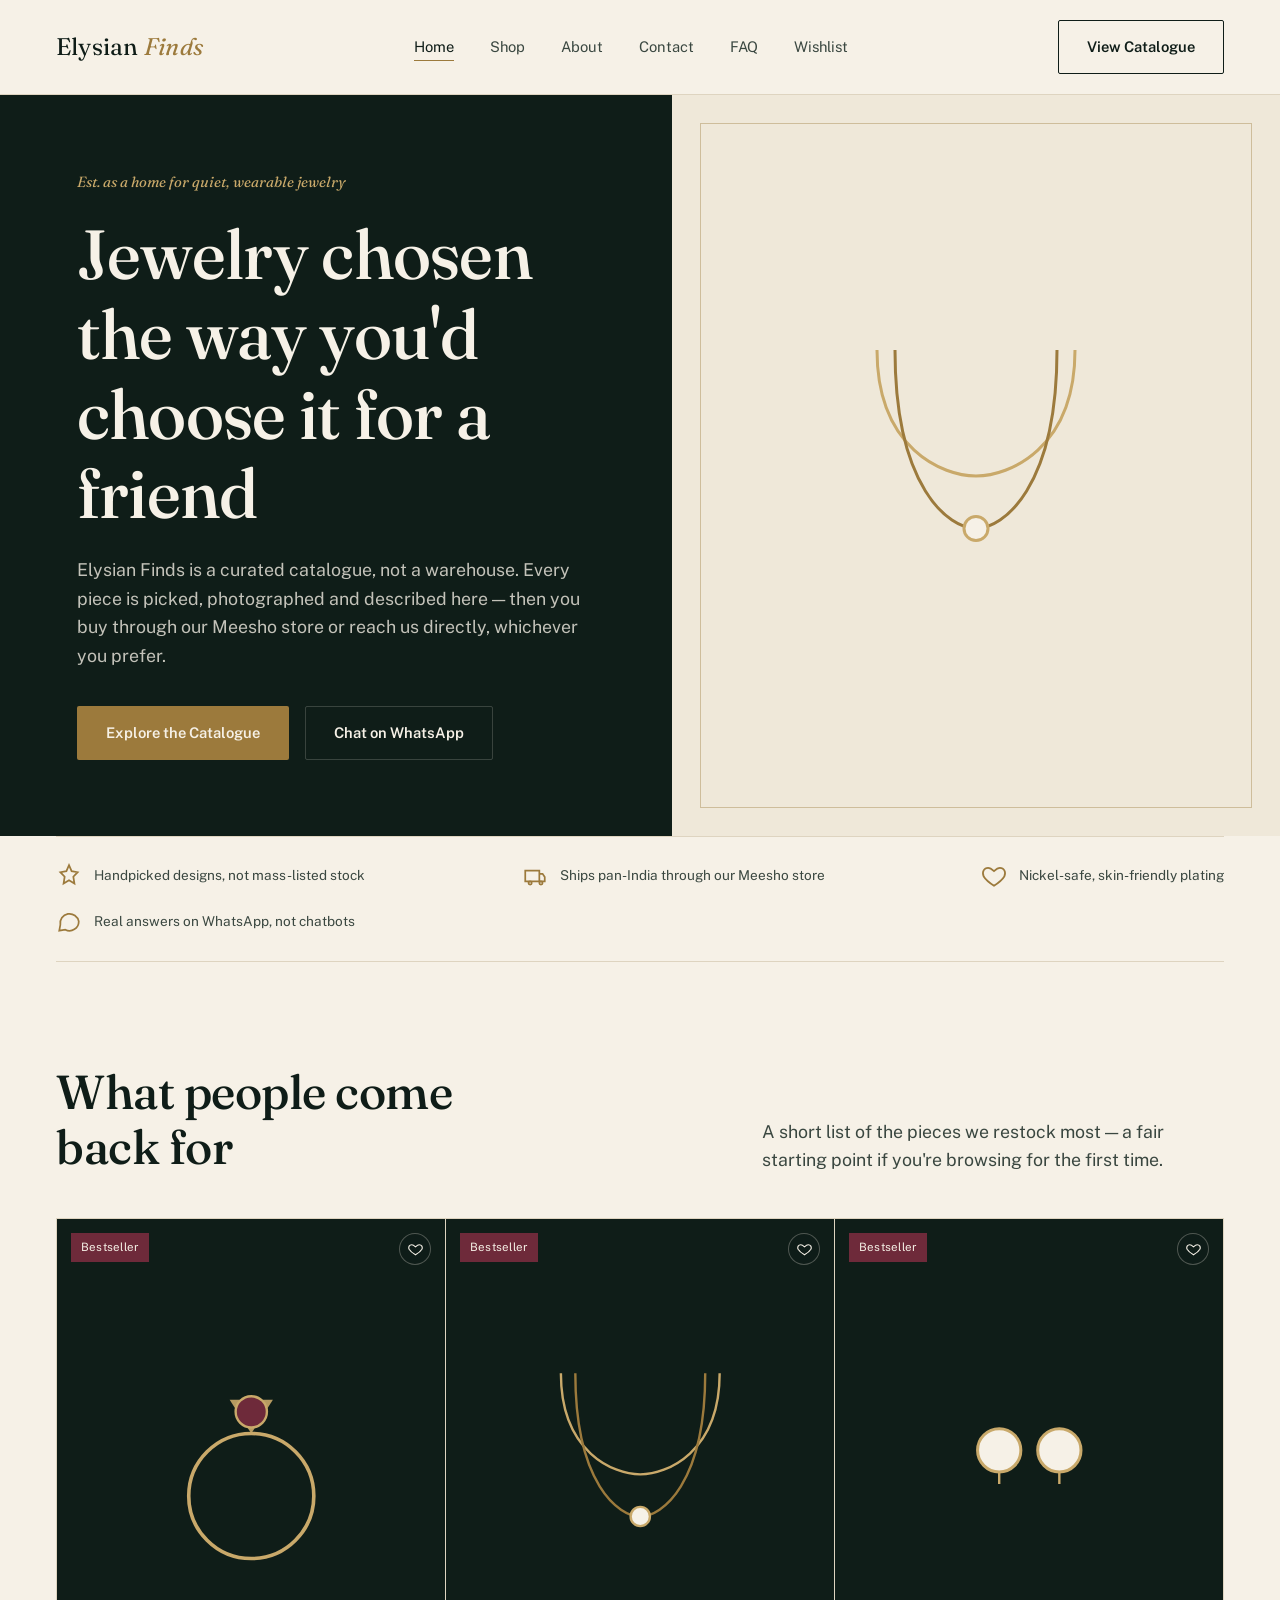
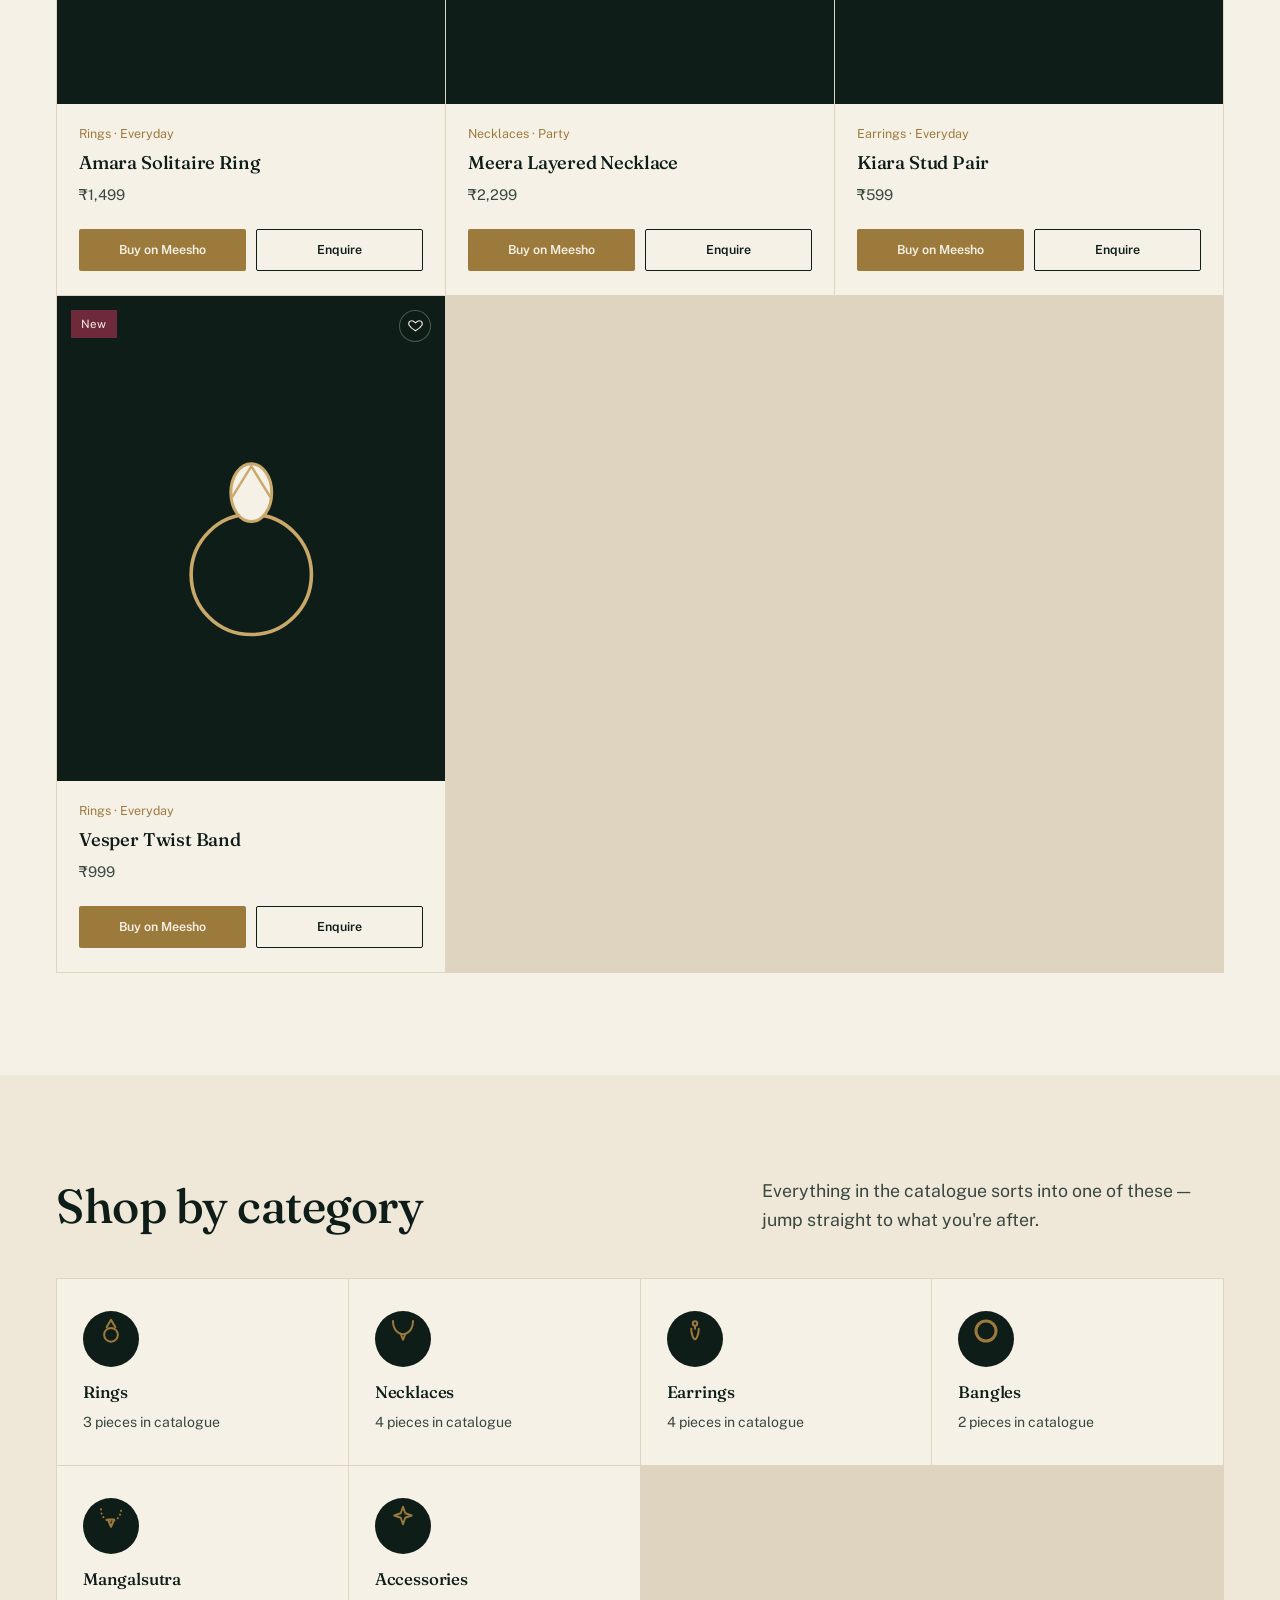
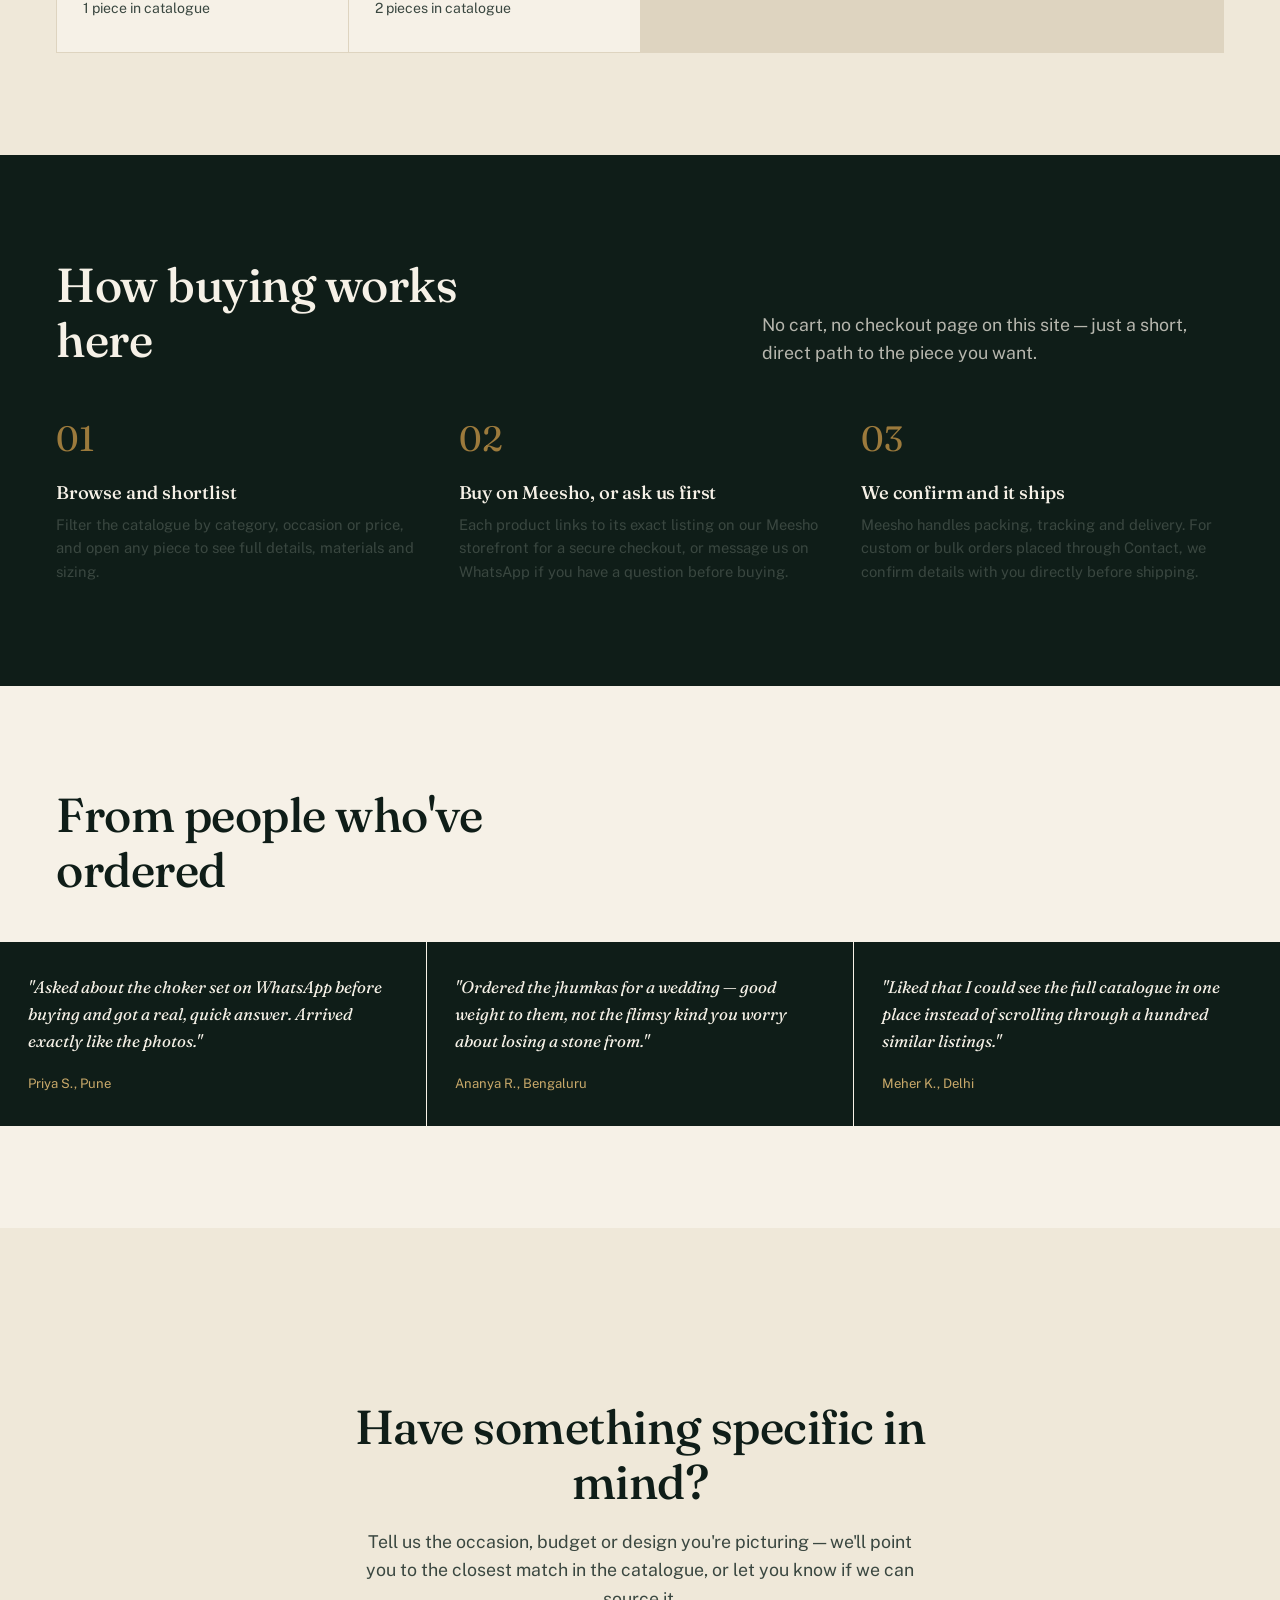
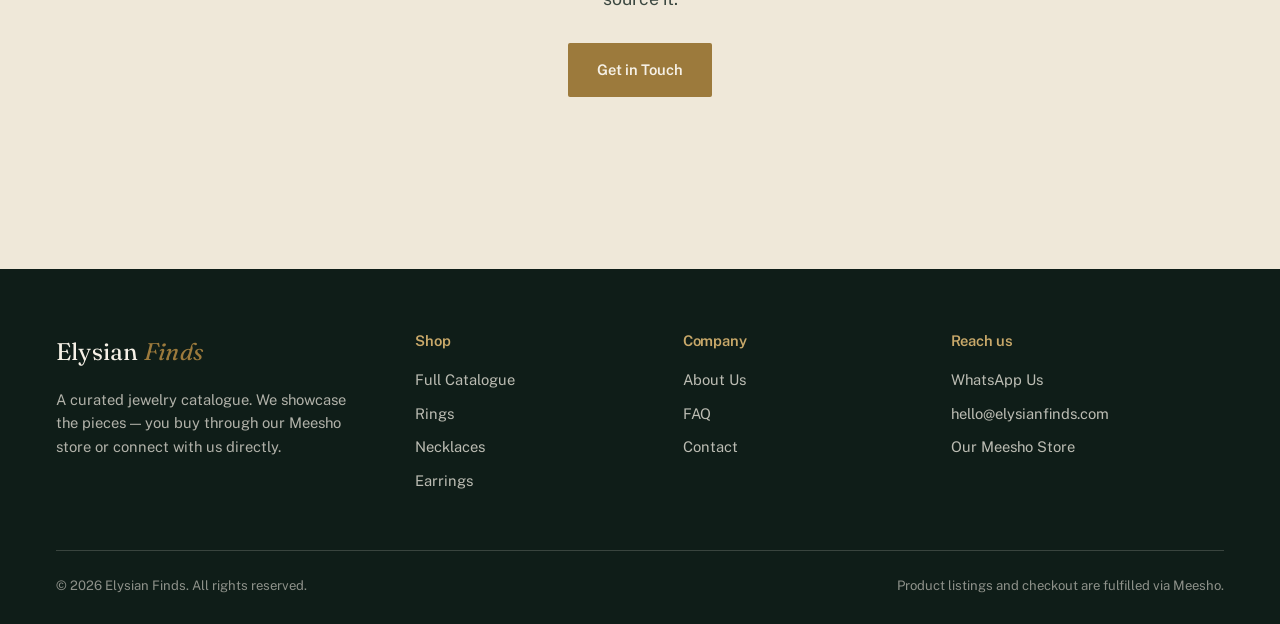
<file: index.html>
<!DOCTYPE html>
<html lang="en">
<head>
<meta charset="UTF-8">
<meta name="viewport" content="width=device-width, initial-scale=1.0">
<meta name="theme-color" content="#0F1D18">
<title>Elysian Finds — Handpicked Jewelry Catalogue</title>
<meta name="description" content="Elysian Finds is a curated jewelry catalogue. Browse rings, necklaces, earrings and bangles, then buy on Meesho or enquire directly.">
<link rel="stylesheet" href="css/style.css">
</head>
<body>
<div class="page-loader" id="page-loader">
  <div class="page-loader-inner">
    <svg class="page-loader-mark" viewBox="0 0 100 100" xmlns="http://www.w3.org/2000/svg">
      <path d="M35 25 L65 25 L85 42 L50 90 L15 42 Z M15 42 L85 42 M35 25 L50 90 M65 25 L50 90"/>
    </svg>
    <p class="page-loader-word">Elysian <em>Finds</em></p>
    <div class="page-loader-bar"></div>
  </div>
</div>


<header class="site-header">
  <nav class="nav">
    <a href="index.html" class="logo">Elysian <em>Finds</em></a>
    <ul class="nav-links">
      <li><a href="index.html" class="active">Home</a></li>
      <li><a href="catalogue.html">Shop</a></li>
      <li><a href="about.html">About</a></li>
      <li><a href="contact.html">Contact</a></li>
      <li><a href="faq.html">FAQ</a></li>
      <li><a href="wishlist.html" class="wish-nav-link">Wishlist<span class="wishlist-badge" style="display:none;">0</span></a></li>
    </ul>
    <div class="nav-cta">
      <a href="catalogue.html" class="btn btn-outline">View Catalogue</a>
      <button class="nav-toggle" aria-label="Toggle menu" aria-expanded="false"><span></span></button>
    </div>
  </nav>
</header>

<main>

  <!-- HERO -->
  <section class="hero">
    <div class="hero-copy">
      <p class="hero-kicker">Est. as a home for quiet, wearable jewelry</p>
      <h1>Jewelry chosen the way you'd choose it for a friend</h1>
      <p class="lead">Elysian Finds is a curated catalogue, not a warehouse. Every piece is picked, photographed and described here — then you buy through our Meesho store or reach us directly, whichever you prefer.</p>
      <div class="hero-actions">
        <a href="catalogue.html" class="btn btn-gold">Explore the Catalogue</a>
        <a href="#" id="hero-whatsapp" class="btn btn-outline-light">Chat on WhatsApp</a>
      </div>
    </div>
    <div class="hero-art">
      <div class="hero-frame"></div>
      <div id="hero-icon"></div>
    </div>
  </section>

  <!-- TRUST STRIP -->
  <div class="container">
    <div class="trust-strip">
      <div class="trust-item">
        <svg viewBox="0 0 24 24" fill="none" stroke="currentColor" stroke-width="1.6"><path d="M12 2l2.4 5.5L20 8.5l-4 4.2L17 19l-5-3-5 3 1-6.3-4-4.2 5.6-1z"/></svg>
        Handpicked designs, not mass-listed stock
      </div>
      <div class="trust-item">
        <svg viewBox="0 0 24 24" fill="none" stroke="currentColor" stroke-width="1.6"><path d="M3 7h13v10H3zM16 10h3l2 3v4h-5z"/><circle cx="7.5" cy="18.5" r="1.5"/><circle cx="17.5" cy="18.5" r="1.5"/></svg>
        Ships pan-India through our Meesho store
      </div>
      <div class="trust-item">
        <svg viewBox="0 0 24 24" fill="none" stroke="currentColor" stroke-width="1.6"><path d="M12 21s-7-4.35-9.5-8.5C.5 8 3 4.5 6.5 4.5c2 0 3.3 1 5.5 3 2.2-2 3.5-3 5.5-3C21 4.5 23.5 8 21.5 12.5 19 16.65 12 21 12 21z"/></svg>
        Nickel-safe, skin-friendly plating
      </div>
      <div class="trust-item">
        <svg viewBox="0 0 24 24" fill="none" stroke="currentColor" stroke-width="1.6"><path d="M21 11.5a8.5 8.5 0 01-12.4 7.6L3 20l1-5.4A8.5 8.5 0 1121 11.5z"/></svg>
        Real answers on WhatsApp, not chatbots
      </div>
    </div>
  </div>

  <!-- FEATURED -->
  <section class="section">
    <div class="container">
      <div class="section-head">
        <h2>What people come back for</h2>
        <p class="desc">A short list of the pieces we restock most — a fair starting point if you're browsing for the first time.</p>
      </div>
      <div class="grid" id="featured-grid"></div>
    </div>
  </section>

  <!-- RECENTLY VIEWED (only shows once the visitor has viewed a product) -->
  <section class="section recently-viewed" id="recently-viewed-section">
    <div class="container">
      <div class="section-head">
        <h2>Pick up where you left off</h2>
        <p class="desc">Pieces you looked at recently.</p>
      </div>
      <div class="grid" id="recently-viewed-grid"></div>
    </div>
  </section>

  <!-- CATEGORIES -->
  <section class="section section-dim">
    <div class="container">
      <div class="section-head">
        <h2>Shop by category</h2>
        <p class="desc">Everything in the catalogue sorts into one of these — jump straight to what you're after.</p>
      </div>
      <div class="values" id="category-tiles"></div>
    </div>
  </section>

  <!-- HOW TO ORDER -->
  <section class="section section-ink">
    <div class="container">
      <div class="section-head">
        <h2>How buying works here</h2>
        <p class="desc">No cart, no checkout page on this site — just a short, direct path to the piece you want.</p>
      </div>
      <div class="steps">
        <div class="step">
          <div class="step-num">01</div>
          <h3>Browse and shortlist</h3>
          <p>Filter the catalogue by category, occasion or price, and open any piece to see full details, materials and sizing.</p>
        </div>
        <div class="step">
          <div class="step-num">02</div>
          <h3>Buy on Meesho, or ask us first</h3>
          <p>Each product links to its exact listing on our Meesho storefront for a secure checkout, or message us on WhatsApp if you have a question before buying.</p>
        </div>
        <div class="step">
          <div class="step-num">03</div>
          <h3>We confirm and it ships</h3>
          <p>Meesho handles packing, tracking and delivery. For custom or bulk orders placed through Contact, we confirm details with you directly before shipping.</p>
        </div>
      </div>
    </div>
  </section>

  <!-- TESTIMONIALS -->
  <section class="section">
    <div class="container">
      <div class="section-head">
        <h2>From people who've ordered</h2>
      </div>
    </div>
    <div class="testimonials">
      <div class="testimonial">
        <p>"Asked about the choker set on WhatsApp before buying and got a real, quick answer. Arrived exactly like the photos."</p>
        <div class="who">Priya S., Pune</div>
      </div>
      <div class="testimonial">
        <p>"Ordered the jhumkas for a wedding — good weight to them, not the flimsy kind you worry about losing a stone from."</p>
        <div class="who">Ananya R., Bengaluru</div>
      </div>
      <div class="testimonial">
        <p>"Liked that I could see the full catalogue in one place instead of scrolling through a hundred similar listings."</p>
        <div class="who">Meher K., Delhi</div>
      </div>
    </div>
  </section>

  <!-- CTA -->
  <section class="section section-dim">
    <div class="container center-cta">
      <h2>Have something specific in mind?</h2>
      <p>Tell us the occasion, budget or design you're picturing — we'll point you to the closest match in the catalogue, or let you know if we can source it.</p>
      <a href="contact.html" class="btn btn-gold">Get in Touch</a>
    </div>
  </section>

</main>

<footer class="site-footer">
  <div class="container">
    <div class="footer-grid">
      <div>
        <a href="index.html" class="logo" style="color:#F6F1E7">Elysian <em>Finds</em></a>
        <p style="margin-top:16px;">A curated jewelry catalogue. We showcase the pieces — you buy through our Meesho store or connect with us directly.</p>
      </div>
      <div>
        <h4>Shop</h4>
        <ul>
          <li><a href="catalogue.html">Full Catalogue</a></li>
          <li><a href="catalogue.html?category=Rings">Rings</a></li>
          <li><a href="catalogue.html?category=Necklaces">Necklaces</a></li>
          <li><a href="catalogue.html?category=Earrings">Earrings</a></li>
        </ul>
      </div>
      <div>
        <h4>Company</h4>
        <ul>
          <li><a href="about.html">About Us</a></li>
          <li><a href="faq.html">FAQ</a></li>
          <li><a href="contact.html">Contact</a></li>
        </ul>
      </div>
      <div>
        <h4>Reach us</h4>
        <ul>
          <li><a href="#" id="footer-whatsapp">WhatsApp Us</a></li>
          <li><a href="mailto:hello@elysianfinds.com">hello@elysianfinds.com</a></li>
          <li><a href="https://www.meesho.com/" target="_blank" rel="noopener">Our Meesho Store</a></li>
        </ul>
      </div>
    </div>
    <div class="footer-bottom">
      <span>© <span id="year"></span> Elysian Finds. All rights reserved.</span>
      <span>Product listings and checkout are fulfilled via Meesho.</span>
    </div>
  </div>
</footer>

<script src="js/icons.js"></script>
<script src="js/products.js"></script>
<script src="js/data-source.js"></script>
<script src="js/main.js"></script>
<script>
  document.getElementById("hero-whatsapp").href = whatsappLink();
  document.getElementById("footer-whatsapp").href = whatsappLink();
  document.getElementById("hero-icon").innerHTML = ICONS.necklace_layered();

  document.getElementById("featured-grid").innerHTML = skeletonCardsHTML(4);

  function renderHome(){
    const featured = PRODUCTS.filter(p => p.tag === "Bestseller").slice(0,3)
      .concat(PRODUCTS.filter(p => p.tag === "New").slice(0,1));
    document.getElementById("featured-grid").innerHTML =
      (featured.length ? featured : PRODUCTS.slice(0,4)).map(productCardHTML).join("");

    const catCounts = {};
    PRODUCTS.forEach(p => catCounts[p.category] = (catCounts[p.category]||0) + 1);
    const tileCats = Object.keys(catCounts);
    document.getElementById("category-tiles").innerHTML = tileCats.map(c => `
      <a class="value" href="catalogue.html?category=${encodeURIComponent(c)}" style="display:block;">
        <div class="category-icon-badge">${(CATEGORY_GLYPHS[c] || CATEGORY_GLYPHS.default)()}</div>
        <h3>${c}</h3>
        <p>${catCounts[c]} piece${catCounts[c] > 1 ? "s" : ""} in catalogue</p>
      </a>
    `).join("");
  }

  (async () => {
    await loadProducts();
    renderHome();
    renderHomeRecentlyViewed();
    hidePageLoaderWhenReady();
  })();

  function renderHomeRecentlyViewed(){
    const ids = getRecentlyViewedIds(null, 4);
    const section = document.getElementById("recently-viewed-section");
    if(!section) return;
    const items = ids.map(id => PRODUCTS.find(p => p.id === id)).filter(Boolean);
    section.classList.toggle("has-items", items.length > 0);
    if(items.length){
      document.getElementById("recently-viewed-grid").innerHTML = items.map(productCardHTML).join("");
    }
  }

  // If a sheet is connected, a fresh copy loads in the background — reflect it silently.
  window.addEventListener("products:updated", () => { renderHome(); renderHomeRecentlyViewed(); });
</script>
</body>
</html>
</file>
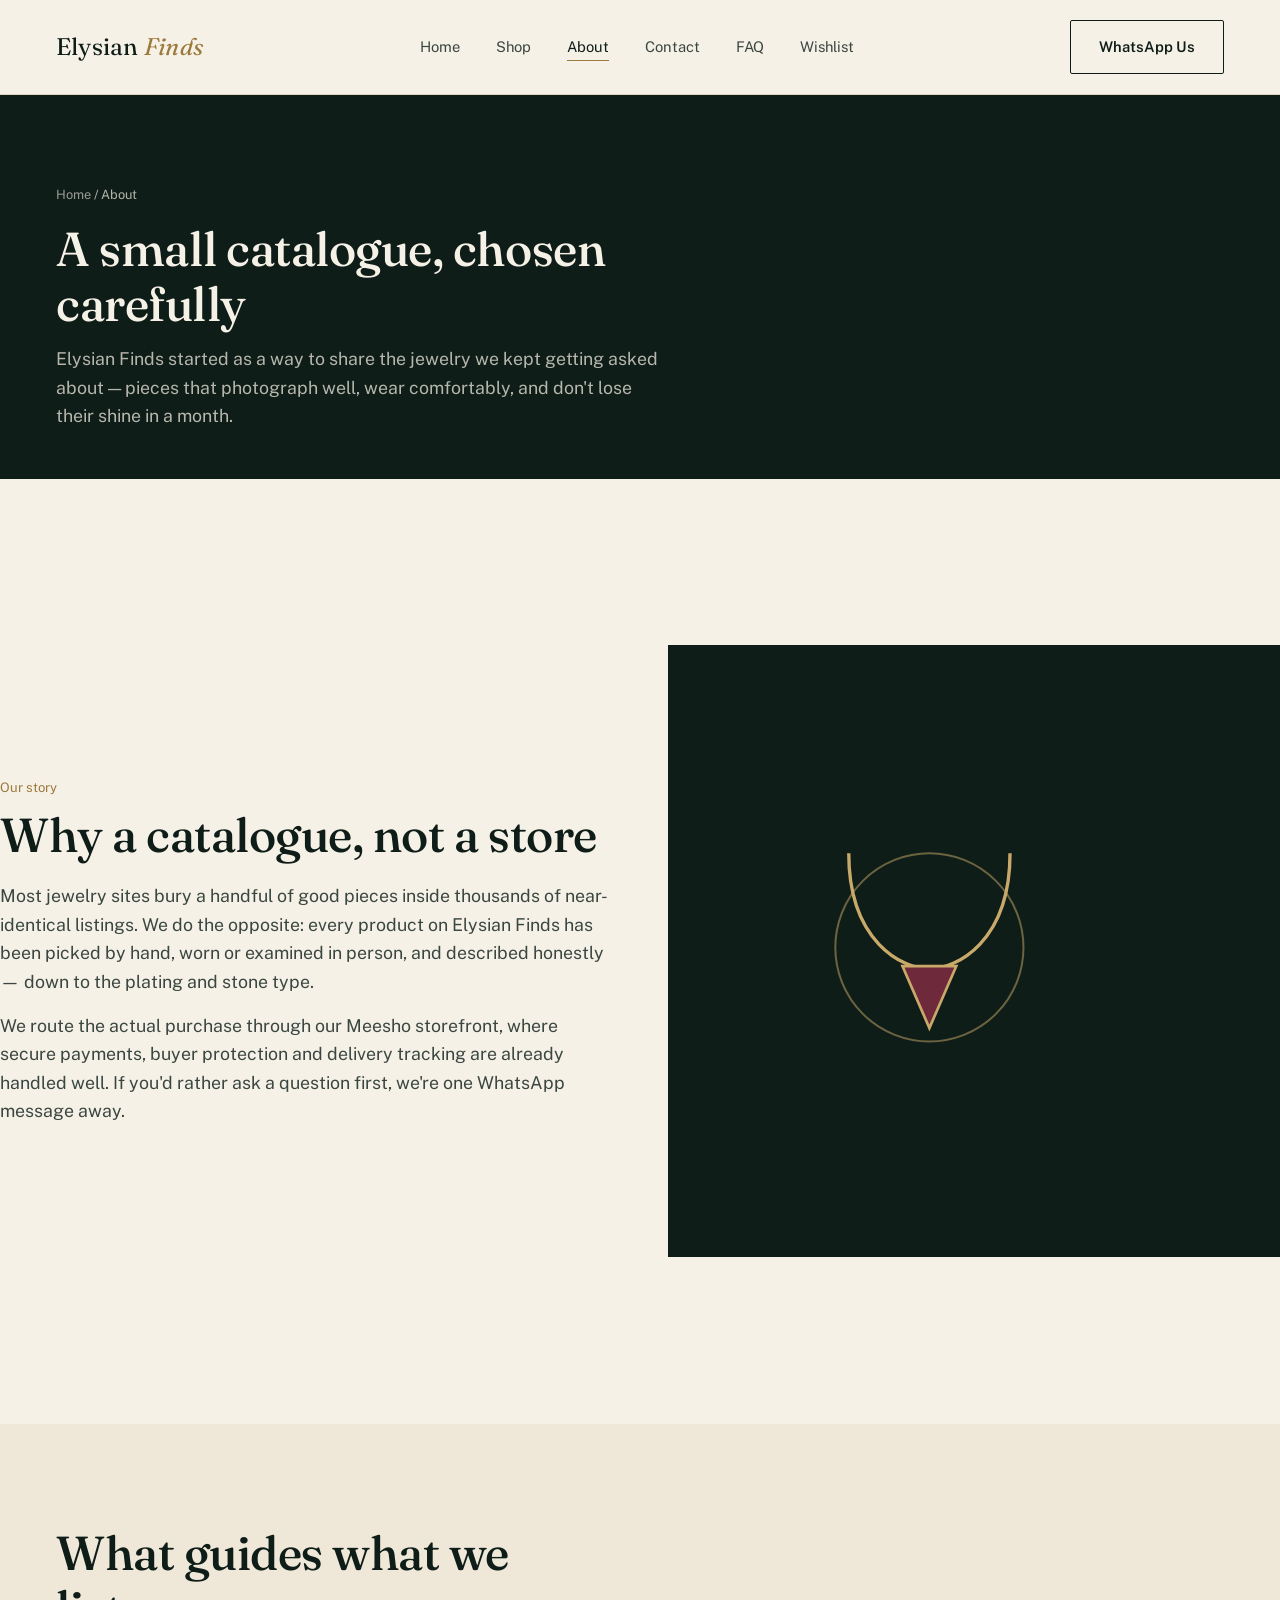
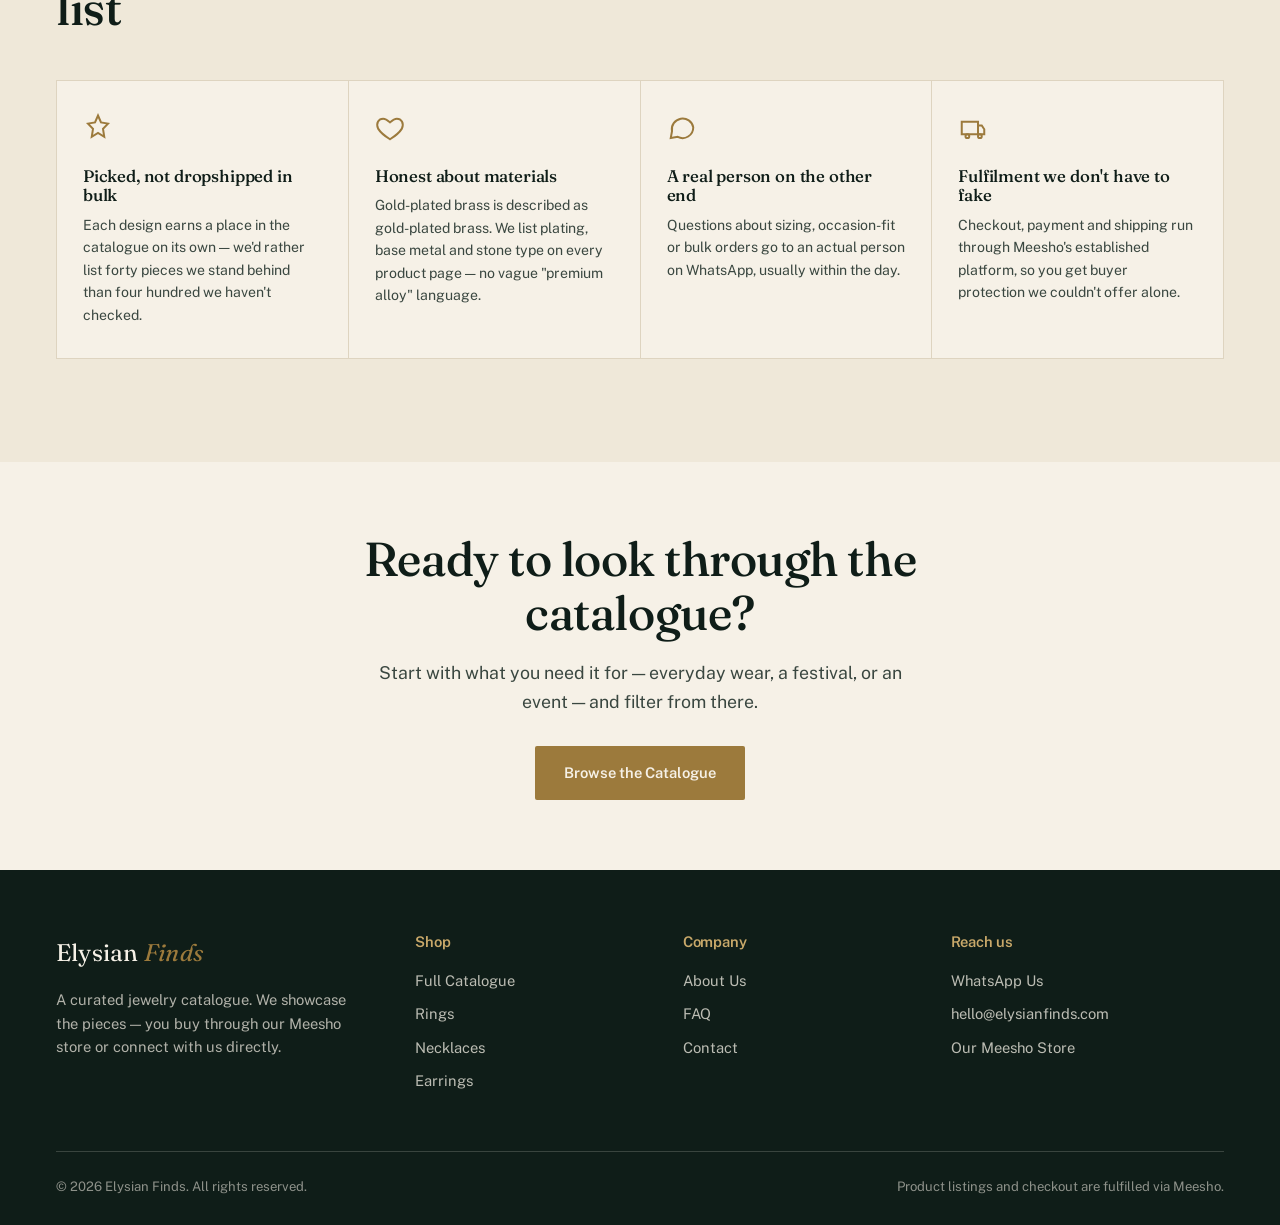
<file: about.html>
<!DOCTYPE html>
<html lang="en">
<head>
<meta charset="UTF-8">
<meta name="viewport" content="width=device-width, initial-scale=1.0">
<meta name="theme-color" content="#0F1D18">
<title>About Us — Elysian Finds</title>
<meta name="description" content="Learn about Elysian Finds, our approach to curating jewelry, and how buying through us works.">
<link rel="stylesheet" href="css/style.css">
</head>
<body>
<div class="page-loader" id="page-loader">
  <div class="page-loader-inner">
    <svg class="page-loader-mark" viewBox="0 0 100 100" xmlns="http://www.w3.org/2000/svg">
      <path d="M35 25 L65 25 L85 42 L50 90 L15 42 Z M15 42 L85 42 M35 25 L50 90 M65 25 L50 90"/>
    </svg>
    <p class="page-loader-word">Elysian <em>Finds</em></p>
    <div class="page-loader-bar"></div>
  </div>
</div>


<header class="site-header">
  <nav class="nav">
    <a href="index.html" class="logo">Elysian <em>Finds</em></a>
    <ul class="nav-links">
      <li><a href="index.html">Home</a></li>
      <li><a href="catalogue.html">Shop</a></li>
      <li><a href="about.html" class="active">About</a></li>
      <li><a href="contact.html">Contact</a></li>
      <li><a href="faq.html">FAQ</a></li>
      <li><a href="wishlist.html" class="wish-nav-link">Wishlist<span class="wishlist-badge" style="display:none;">0</span></a></li>
    </ul>
    <div class="nav-cta">
      <a href="#" id="nav-whatsapp" class="btn btn-outline">WhatsApp Us</a>
      <button class="nav-toggle" aria-label="Toggle menu" aria-expanded="false"><span></span></button>
    </div>
  </nav>
</header>

<main>
  <div class="page-header">
  <div class="container">
    <p class="breadcrumb"><a href="index.html">Home</a> / About</p>
    <h1>A small catalogue, chosen carefully</h1>
    <p>Elysian Finds started as a way to share the jewelry we kept getting asked about — pieces that photograph well, wear comfortably, and don't lose their shine in a month.</p>
  </div>
</div>

  <section class="section">
    <div class="container about-hero">
      <div>
        <p class="pd-cat">Our story</p>
        <h2 style="font-size:var(--step-3); margin-bottom:20px;">Why a catalogue, not a store</h2>
        <p style="color:var(--ink-soft); margin-bottom:16px;">Most jewelry sites bury a handful of good pieces inside thousands of near-identical listings. We do the opposite: every product on Elysian Finds has been picked by hand, worn or examined in person, and described honestly — down to the plating and stone type.</p>
        <p style="color:var(--ink-soft);">We route the actual purchase through our Meesho storefront, where secure payments, buyer protection and delivery tracking are already handled well. If you'd rather ask a question first, we're one WhatsApp message away.</p>
      </div>
      <div class="art">
        <div style="width:70%;">
          <svg viewBox="0 0 200 200" fill="none" xmlns="http://www.w3.org/2000/svg">
            <circle cx="100" cy="100" r="70" stroke="#C9A96A" stroke-width="1.5" opacity="0.5"/>
            <path d="M40 30 C40 96 80 116 100 116 C120 116 160 96 160 30" stroke="#C9A96A" stroke-width="2.5"/>
            <path d="M80 114 L100 160 L120 114 Z" fill="#6E2A3A" stroke="#C9A96A" stroke-width="2"/>
          </svg>
        </div>
      </div>
    </div>
  </section>

  <section class="section section-dim">
    <div class="container">
      <div class="section-head">
        <h2>What guides what we list</h2>
      </div>
      <div class="values">
        <div class="value">
          <svg viewBox="0 0 24 24" fill="none" stroke="currentColor" stroke-width="1.6"><path d="M12 2l2.4 5.5L20 8.5l-4 4.2L17 19l-5-3-5 3 1-6.3-4-4.2 5.6-1z"/></svg>
          <h3>Picked, not dropshipped in bulk</h3>
          <p>Each design earns a place in the catalogue on its own — we'd rather list forty pieces we stand behind than four hundred we haven't checked.</p>
        </div>
        <div class="value">
          <svg viewBox="0 0 24 24" fill="none" stroke="currentColor" stroke-width="1.6"><path d="M12 21s-7-4.35-9.5-8.5C.5 8 3 4.5 6.5 4.5c2 0 3.3 1 5.5 3 2.2-2 3.5-3 5.5-3C21 4.5 23.5 8 21.5 12.5 19 16.65 12 21 12 21z"/></svg>
          <h3>Honest about materials</h3>
          <p>Gold-plated brass is described as gold-plated brass. We list plating, base metal and stone type on every product page — no vague "premium alloy" language.</p>
        </div>
        <div class="value">
          <svg viewBox="0 0 24 24" fill="none" stroke="currentColor" stroke-width="1.6"><path d="M21 11.5a8.5 8.5 0 01-12.4 7.6L3 20l1-5.4A8.5 8.5 0 1121 11.5z"/></svg>
          <h3>A real person on the other end</h3>
          <p>Questions about sizing, occasion-fit or bulk orders go to an actual person on WhatsApp, usually within the day.</p>
        </div>
        <div class="value">
          <svg viewBox="0 0 24 24" fill="none" stroke="currentColor" stroke-width="1.6"><path d="M3 7h13v10H3zM16 10h3l2 3v4h-5z"/><circle cx="7.5" cy="18.5" r="1.5"/><circle cx="17.5" cy="18.5" r="1.5"/></svg>
          <h3>Fulfilment we don't have to fake</h3>
          <p>Checkout, payment and shipping run through Meesho's established platform, so you get buyer protection we couldn't offer alone.</p>
        </div>
      </div>
    </div>
  </section>

  <section class="section center-cta">
    <div class="container">
      <h2>Ready to look through the catalogue?</h2>
      <p>Start with what you need it for — everyday wear, a festival, or an event — and filter from there.</p>
      <a href="catalogue.html" class="btn btn-gold">Browse the Catalogue</a>
    </div>
  </section>
</main>

<footer class="site-footer">
  <div class="container">
    <div class="footer-grid">
      <div>
        <a href="index.html" class="logo" style="color:#F6F1E7">Elysian <em>Finds</em></a>
        <p style="margin-top:16px;">A curated jewelry catalogue. We showcase the pieces — you buy through our Meesho store or connect with us directly.</p>
      </div>
      <div>
        <h4>Shop</h4>
        <ul>
          <li><a href="catalogue.html">Full Catalogue</a></li>
          <li><a href="catalogue.html?category=Rings">Rings</a></li>
          <li><a href="catalogue.html?category=Necklaces">Necklaces</a></li>
          <li><a href="catalogue.html?category=Earrings">Earrings</a></li>
        </ul>
      </div>
      <div>
        <h4>Company</h4>
        <ul>
          <li><a href="about.html">About Us</a></li>
          <li><a href="faq.html">FAQ</a></li>
          <li><a href="contact.html">Contact</a></li>
        </ul>
      </div>
      <div>
        <h4>Reach us</h4>
        <ul>
          <li><a href="#" id="footer-whatsapp">WhatsApp Us</a></li>
          <li><a href="mailto:hello@elysianfinds.com">hello@elysianfinds.com</a></li>
          <li><a href="https://www.meesho.com/" target="_blank" rel="noopener">Our Meesho Store</a></li>
        </ul>
      </div>
    </div>
    <div class="footer-bottom">
      <span>© <span id="year"></span> Elysian Finds. All rights reserved.</span>
      <span>Product listings and checkout are fulfilled via Meesho.</span>
    </div>
  </div>
</footer>

<script src="js/icons.js"></script>
<script src="js/products.js"></script>
<script src="js/main.js"></script>
<script>
  document.getElementById("nav-whatsapp").href = whatsappLink();
  document.getElementById("footer-whatsapp").href = whatsappLink();
  hidePageLoaderWhenReady();
</script>
</body>
</html>
</file>
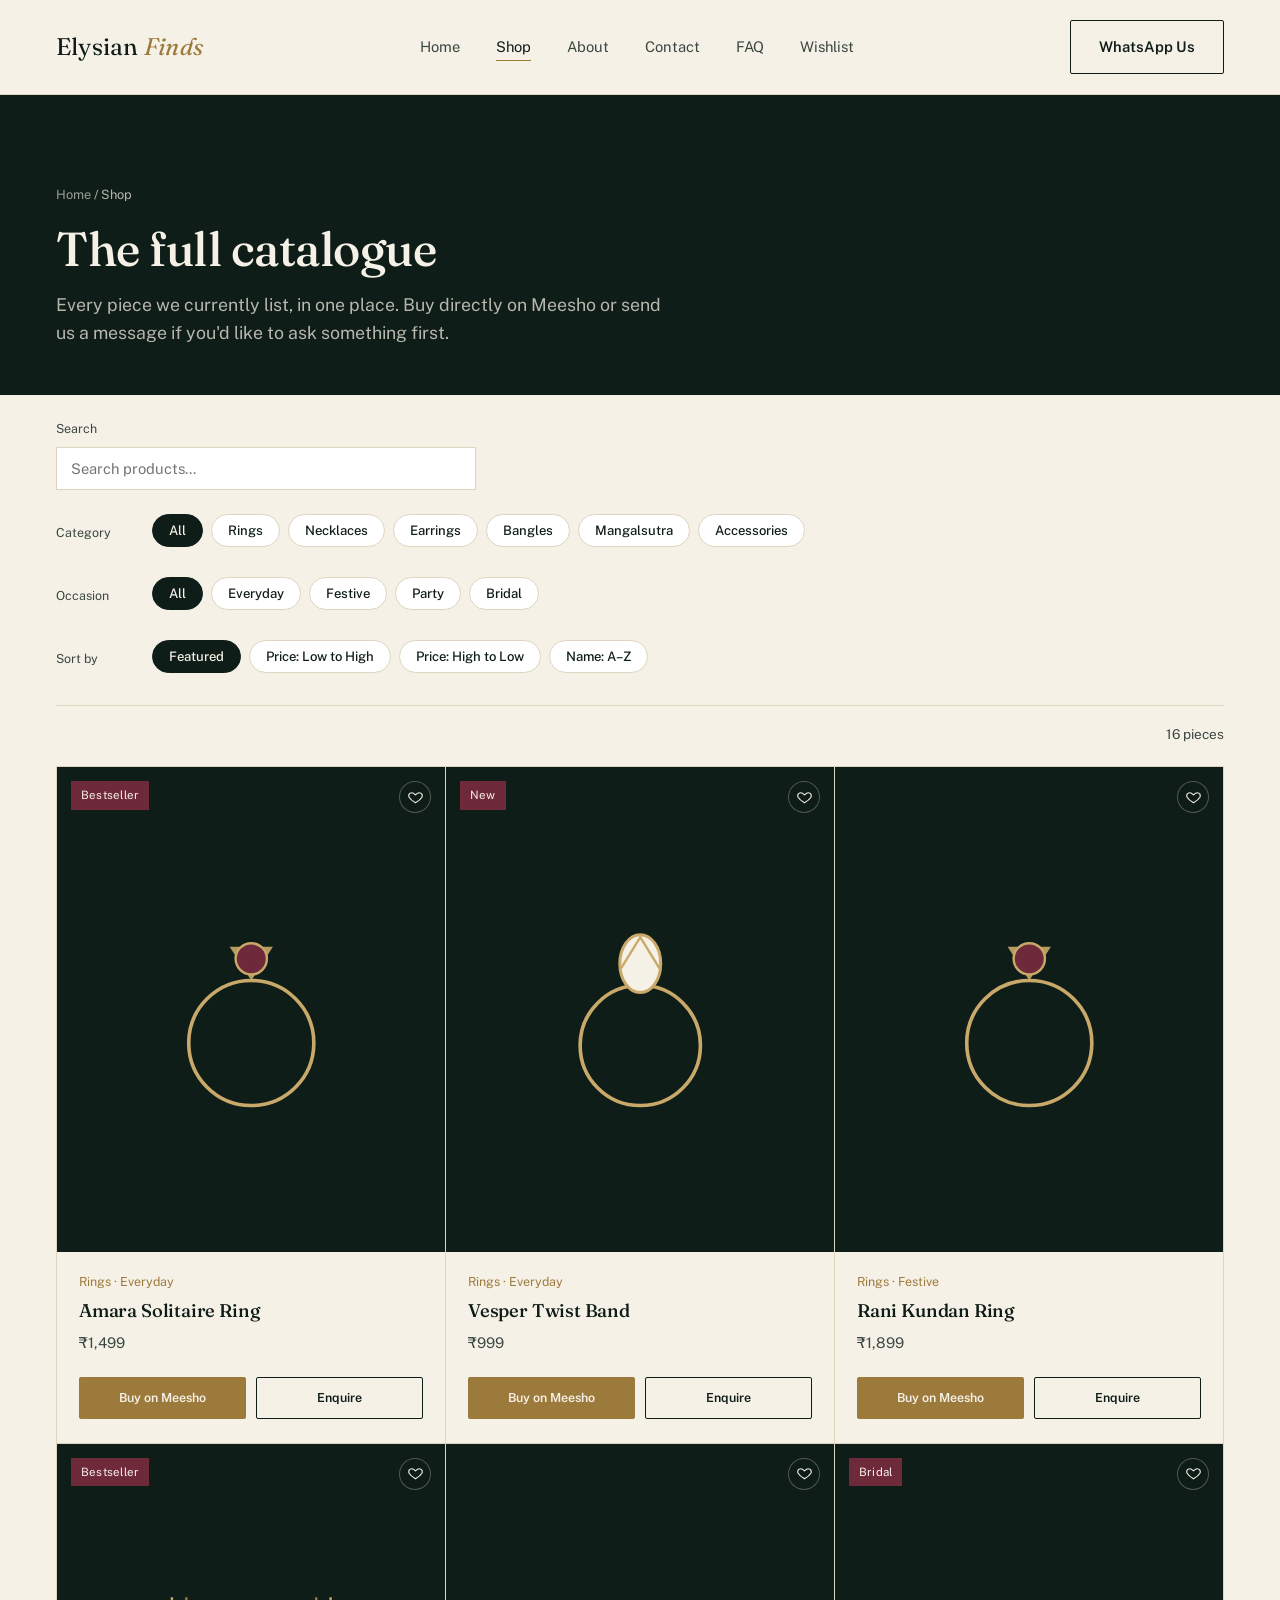
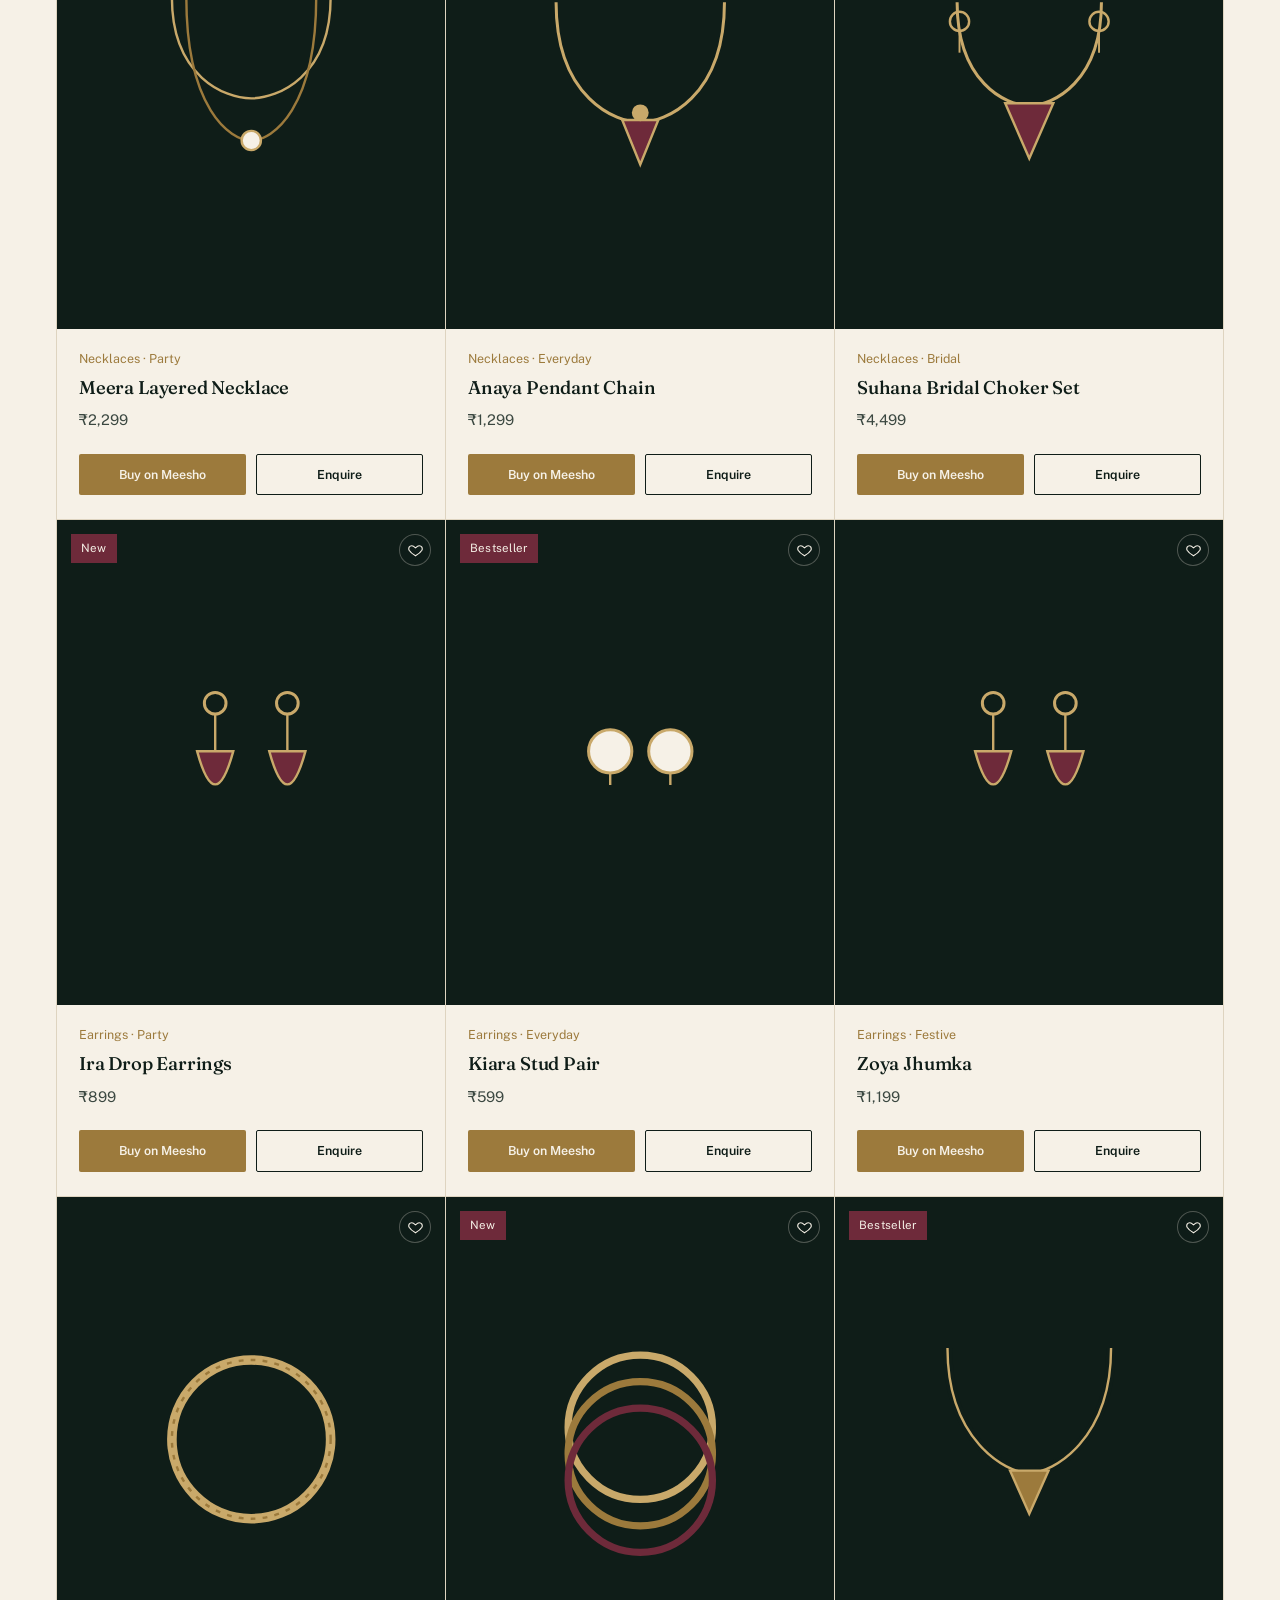
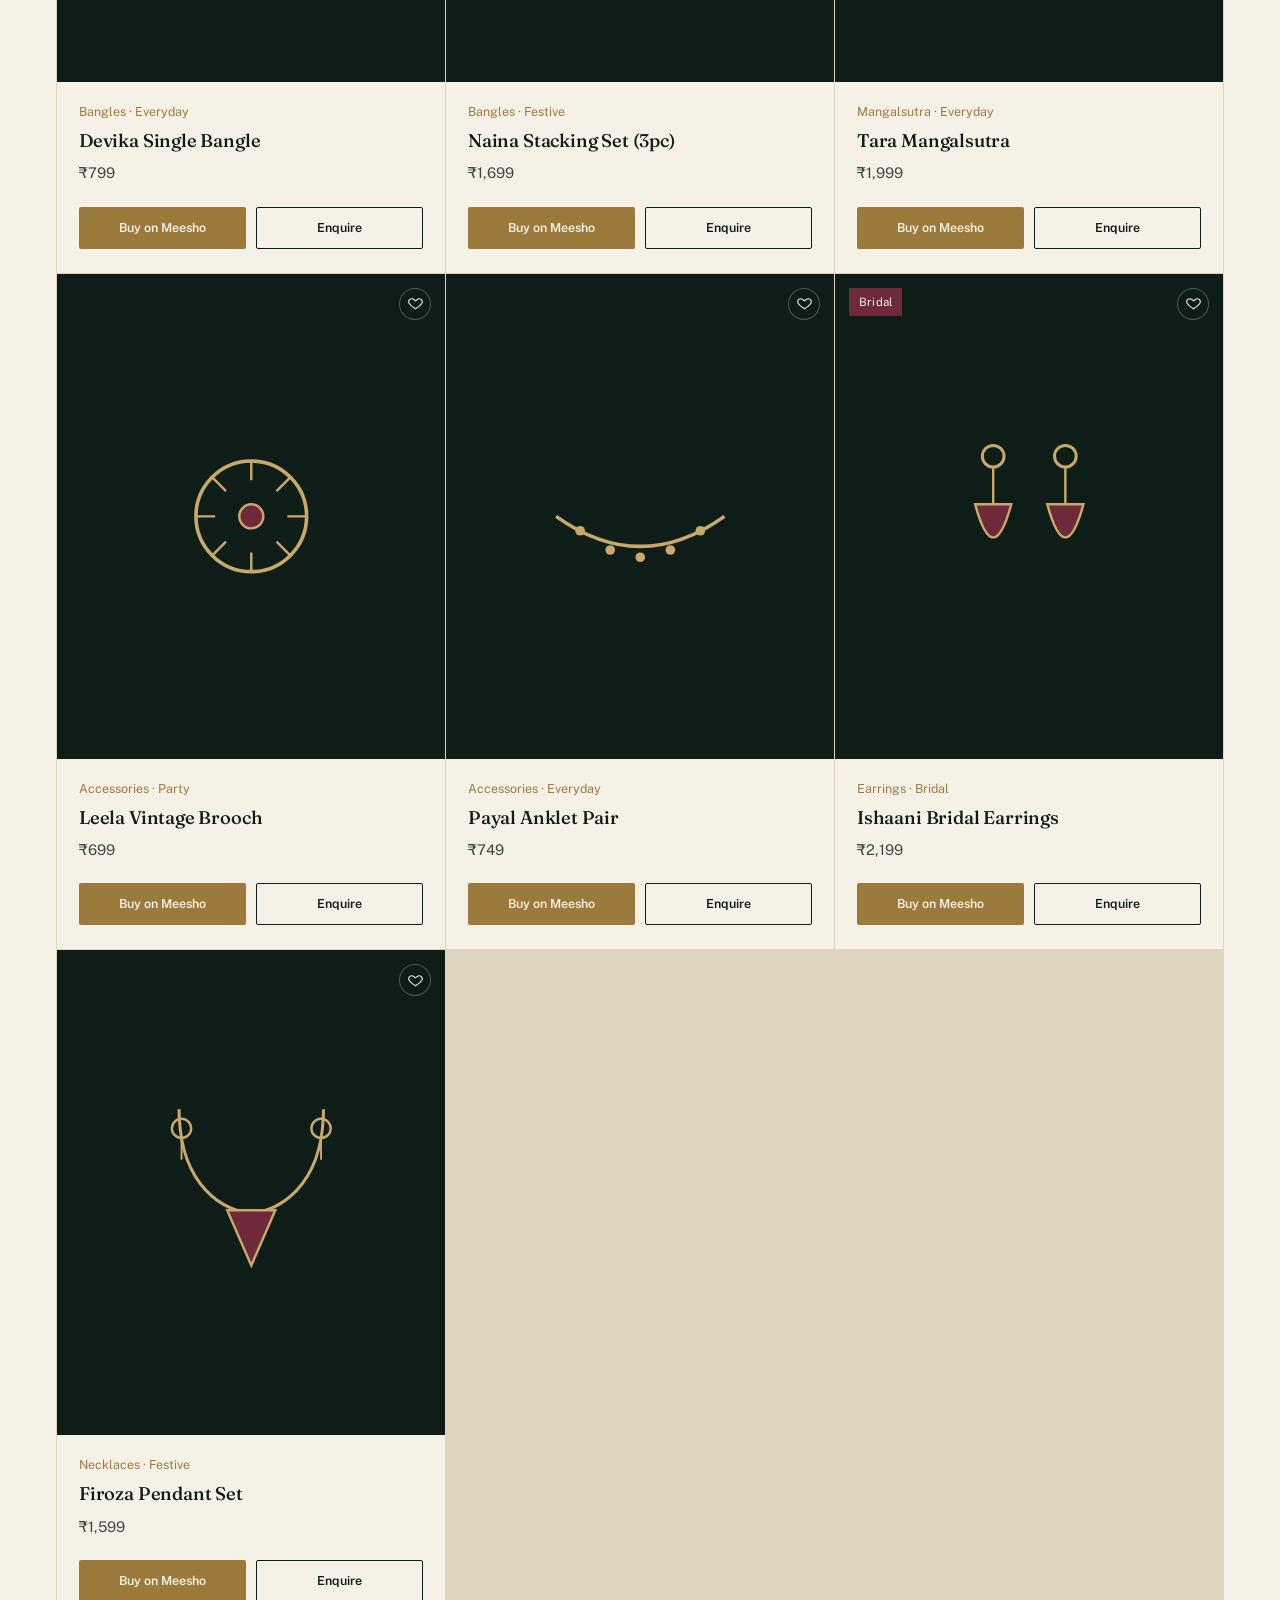
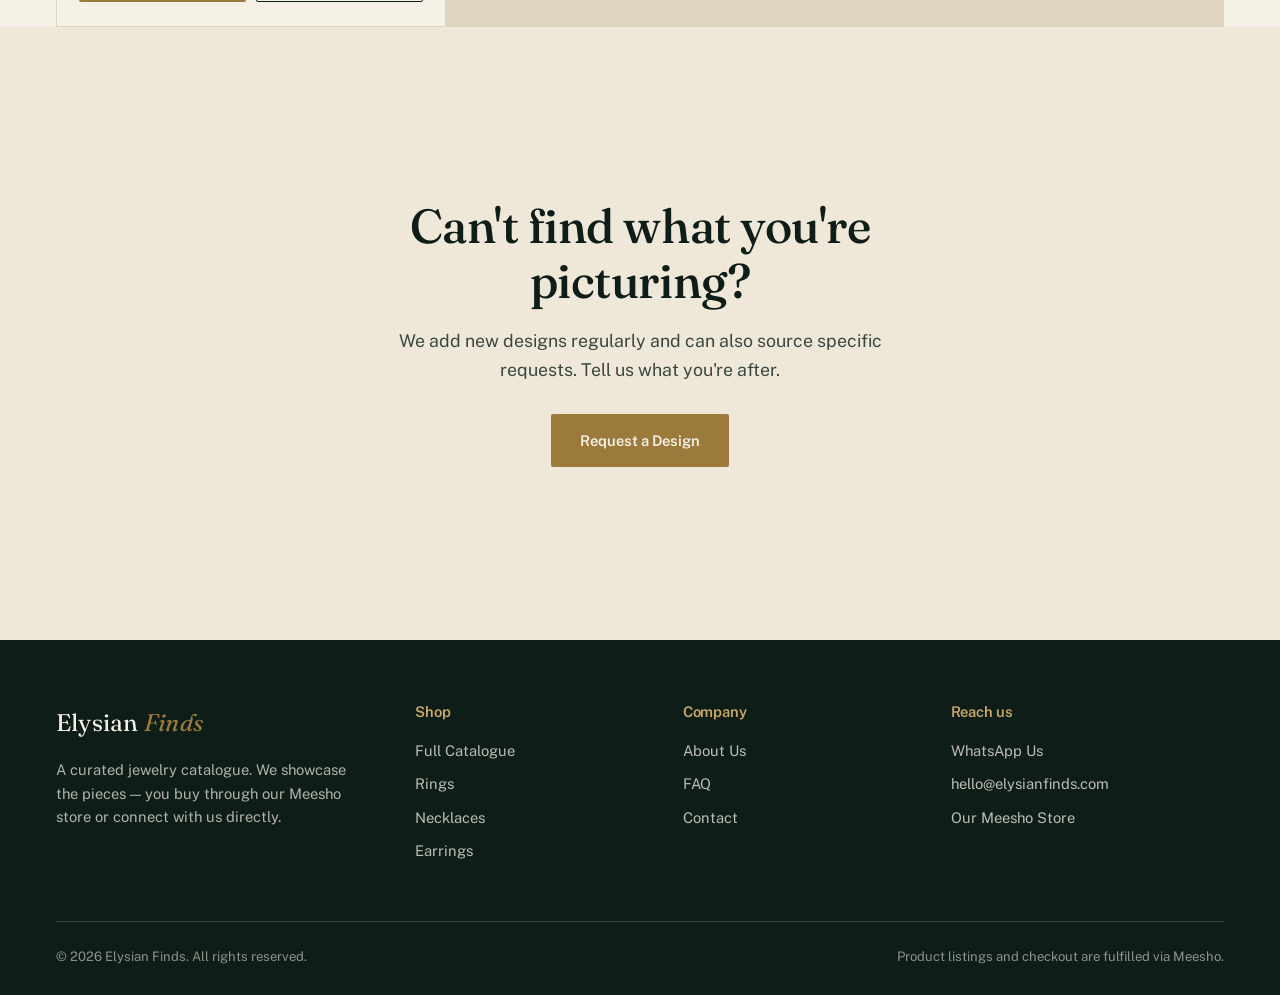
<file: catalogue.html>
<!DOCTYPE html>
<html lang="en">
<head>
<meta charset="UTF-8">
<meta name="viewport" content="width=device-width, initial-scale=1.0">
<meta name="theme-color" content="#0F1D18">
<title>Shop the Catalogue — Elysian Finds</title>
<meta name="description" content="Browse the full Elysian Finds jewelry catalogue. Filter by category, occasion and price, then buy on Meesho or enquire.">
<link rel="stylesheet" href="css/style.css">
</head>
<body>
<div class="page-loader" id="page-loader">
  <div class="page-loader-inner">
    <svg class="page-loader-mark" viewBox="0 0 100 100" xmlns="http://www.w3.org/2000/svg">
      <path d="M35 25 L65 25 L85 42 L50 90 L15 42 Z M15 42 L85 42 M35 25 L50 90 M65 25 L50 90"/>
    </svg>
    <p class="page-loader-word">Elysian <em>Finds</em></p>
    <div class="page-loader-bar"></div>
  </div>
</div>


<header class="site-header">
  <nav class="nav">
    <a href="index.html" class="logo">Elysian <em>Finds</em></a>
    <ul class="nav-links">
      <li><a href="index.html">Home</a></li>
      <li><a href="catalogue.html" class="active">Shop</a></li>
      <li><a href="about.html">About</a></li>
      <li><a href="contact.html">Contact</a></li>
      <li><a href="faq.html">FAQ</a></li>
      <li><a href="wishlist.html" class="wish-nav-link">Wishlist<span class="wishlist-badge" style="display:none;">0</span></a></li>
    </ul>
    <div class="nav-cta">
      <a href="#" id="nav-whatsapp" class="btn btn-outline">WhatsApp Us</a>
      <button class="nav-toggle" aria-label="Toggle menu" aria-expanded="false"><span></span></button>
    </div>
  </nav>
</header>

<main>
  <div class="page-header">
  <div class="container">
    <p class="breadcrumb"><a href="index.html">Home</a> / Shop</p>
    <h1>The full catalogue</h1>
    <p>Every piece we currently list, in one place. Buy directly on Meesho or send us a message if you'd like to ask something first.</p>
  </div>
</div>

  <div class="container">
    <div class="filter-toolbar">
      <div class="filter-search">
        <label for="f-search">Search</label>
        <input type="search" id="f-search" placeholder="Search products…">
      </div>
      <div class="filter-row">
        <span class="filter-label">Category</span>
        <div class="chip-row" id="category-chips"></div>
      </div>
      <div class="filter-row">
        <span class="filter-label">Occasion</span>
        <div class="chip-row" id="occasion-chips"></div>
      </div>
      <div class="filter-row">
        <span class="filter-label">Sort by</span>
        <div class="chip-row" id="sort-chips"></div>
      </div>
    </div>
    <div class="results-count" id="results-count"></div>

    <div class="grid" id="product-grid"></div>
    <div class="empty-state" id="empty-state" style="display:none;">
      <p>No pieces match those filters just yet. Try clearing a filter, or ask us — we may have it coming soon.</p>
    </div>
  </div>

  <section class="section section-dim">
    <div class="container center-cta">
      <h2>Can't find what you're picturing?</h2>
      <p>We add new designs regularly and can also source specific requests. Tell us what you're after.</p>
      <a href="contact.html" class="btn btn-gold">Request a Design</a>
    </div>
  </section>
</main>

<footer class="site-footer">
  <div class="container">
    <div class="footer-grid">
      <div>
        <a href="index.html" class="logo" style="color:#F6F1E7">Elysian <em>Finds</em></a>
        <p style="margin-top:16px;">A curated jewelry catalogue. We showcase the pieces — you buy through our Meesho store or connect with us directly.</p>
      </div>
      <div>
        <h4>Shop</h4>
        <ul>
          <li><a href="catalogue.html">Full Catalogue</a></li>
          <li><a href="catalogue.html?category=Rings">Rings</a></li>
          <li><a href="catalogue.html?category=Necklaces">Necklaces</a></li>
          <li><a href="catalogue.html?category=Earrings">Earrings</a></li>
        </ul>
      </div>
      <div>
        <h4>Company</h4>
        <ul>
          <li><a href="about.html">About Us</a></li>
          <li><a href="faq.html">FAQ</a></li>
          <li><a href="contact.html">Contact</a></li>
        </ul>
      </div>
      <div>
        <h4>Reach us</h4>
        <ul>
          <li><a href="#" id="footer-whatsapp">WhatsApp Us</a></li>
          <li><a href="mailto:hello@elysianfinds.com">hello@elysianfinds.com</a></li>
          <li><a href="https://www.meesho.com/" target="_blank" rel="noopener">Our Meesho Store</a></li>
        </ul>
      </div>
    </div>
    <div class="footer-bottom">
      <span>© <span id="year"></span> Elysian Finds. All rights reserved.</span>
      <span>Product listings and checkout are fulfilled via Meesho.</span>
    </div>
  </div>
</footer>

<script src="js/icons.js"></script>
<script src="js/products.js"></script>
<script src="js/data-source.js"></script>
<script src="js/main.js"></script>
<script>
  document.getElementById("nav-whatsapp").href = whatsappLink();
  document.getElementById("footer-whatsapp").href = whatsappLink();
  document.getElementById("product-grid").innerHTML = skeletonCardsHTML(6);

  const searchInput = document.getElementById("f-search");
  const grid = document.getElementById("product-grid");
  const emptyState = document.getElementById("empty-state");
  const resultsCount = document.getElementById("results-count");

  const params = new URLSearchParams(window.location.search);
  const state = {
    category: params.get("category") || "All",
    occasion: "All",
    sort: "default",
  };

  const OCCASION_OPTIONS = [
    { value: "All", label: "All" },
    { value: "Everyday", label: "Everyday" },
    { value: "Festive", label: "Festive" },
    { value: "Party", label: "Party" },
    { value: "Bridal", label: "Bridal" },
  ];
  const SORT_OPTIONS = [
    { value: "default", label: "Featured" },
    { value: "price-asc", label: "Price: Low to High" },
    { value: "price-desc", label: "Price: High to Low" },
    { value: "name-asc", label: "Name: A–Z" },
  ];

  function renderChipRow(hostId, options, currentValue, onPick){
    const host = document.getElementById(hostId);
    host.innerHTML = options.map(opt =>
      `<button type="button" class="chip ${opt.value === currentValue ? 'active' : ''}" data-value="${opt.value}">${opt.label}</button>`
    ).join("");
    host.querySelectorAll(".chip").forEach(chip => {
      chip.addEventListener("click", () => onPick(chip.dataset.value));
    });
  }

  function renderFilterChips(){
    const CATEGORIES = computeCategories(PRODUCTS);
    if(!CATEGORIES.includes(state.category)) state.category = "All";

    renderChipRow("category-chips", CATEGORIES.map(c => ({ value: c, label: c })), state.category, v => {
      state.category = v; renderFilterChips(); applyFilters();
    });
    renderChipRow("occasion-chips", OCCASION_OPTIONS, state.occasion, v => {
      state.occasion = v; renderFilterChips(); applyFilters();
    });
    renderChipRow("sort-chips", SORT_OPTIONS, state.sort, v => {
      state.sort = v; renderFilterChips(); applyFilters();
    });
  }

  function applyFilters(){
    let list = [...PRODUCTS];
    const q = searchInput.value.trim().toLowerCase();

    if(state.category !== "All") list = list.filter(p => p.category === state.category);
    if(state.occasion !== "All") list = list.filter(p => p.occasion === state.occasion);
    if(q) list = list.filter(p =>
      p.name.toLowerCase().includes(q) ||
      p.category.toLowerCase().includes(q) ||
      p.description.toLowerCase().includes(q)
    );

    if(state.sort === "price-asc") list.sort((a,b) => a.price - b.price);
    if(state.sort === "price-desc") list.sort((a,b) => b.price - a.price);
    if(state.sort === "name-asc") list.sort((a,b) => a.name.localeCompare(b.name));

    grid.innerHTML = list.map(productCardHTML).join("");
    grid.style.display = list.length ? "grid" : "none";
    emptyState.style.display = list.length ? "none" : "block";
    resultsCount.textContent = `${list.length} piece${list.length !== 1 ? "s" : ""}`;
  }

  function renderCatalogue(){
    renderFilterChips();
    applyFilters();
  }

  searchInput.addEventListener("input", applyFilters);

  (async () => {
    await loadProducts();
    renderCatalogue();
    hidePageLoaderWhenReady();
  })();

  // A background sheet refresh shouldn't wipe out whatever the person is currently filtering by.
  window.addEventListener("products:updated", renderCatalogue);
</script>
</body>
</html>
</file>
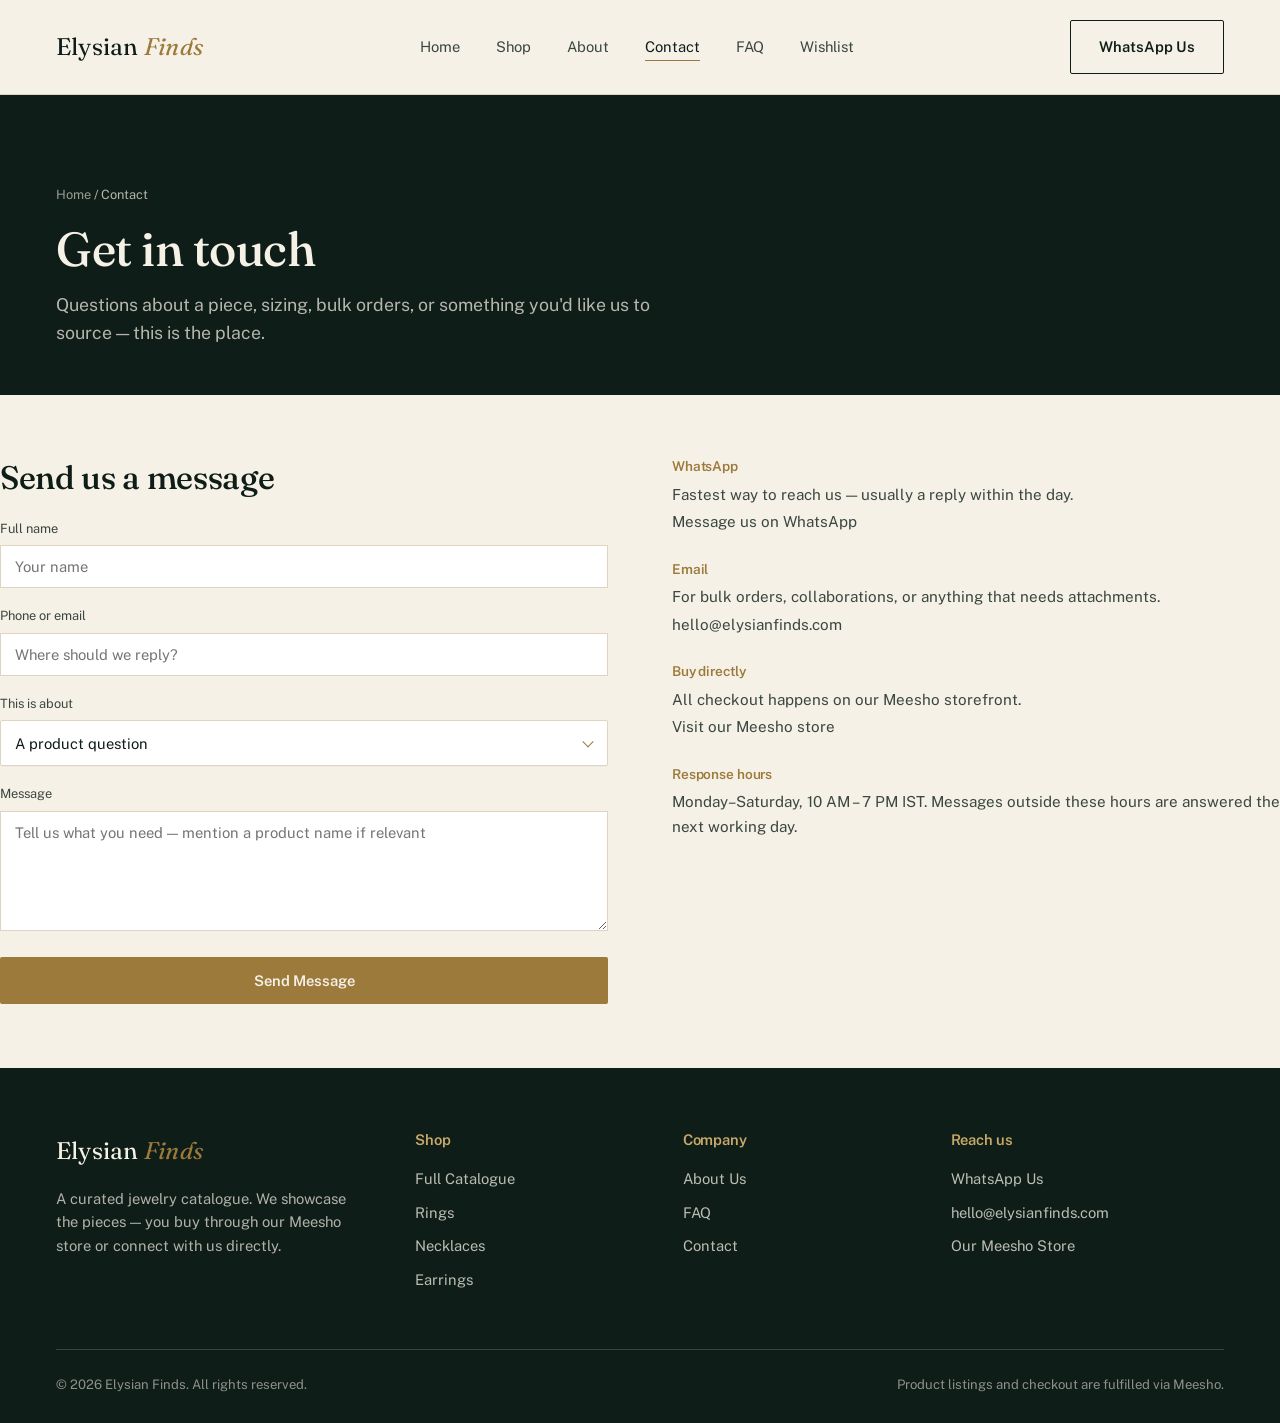
<file: contact.html>
<!DOCTYPE html>
<html lang="en">
<head>
<meta charset="UTF-8">
<meta name="viewport" content="width=device-width, initial-scale=1.0">
<meta name="theme-color" content="#0F1D18">
<title>Contact — Elysian Finds</title>
<meta name="description" content="Get in touch with Elysian Finds for product questions, custom requests, or bulk orders.">
<link rel="stylesheet" href="css/style.css">
</head>
<body>
<div class="page-loader" id="page-loader">
  <div class="page-loader-inner">
    <svg class="page-loader-mark" viewBox="0 0 100 100" xmlns="http://www.w3.org/2000/svg">
      <path d="M35 25 L65 25 L85 42 L50 90 L15 42 Z M15 42 L85 42 M35 25 L50 90 M65 25 L50 90"/>
    </svg>
    <p class="page-loader-word">Elysian <em>Finds</em></p>
    <div class="page-loader-bar"></div>
  </div>
</div>


<header class="site-header">
  <nav class="nav">
    <a href="index.html" class="logo">Elysian <em>Finds</em></a>
    <ul class="nav-links">
      <li><a href="index.html">Home</a></li>
      <li><a href="catalogue.html">Shop</a></li>
      <li><a href="about.html">About</a></li>
      <li><a href="contact.html" class="active">Contact</a></li>
      <li><a href="faq.html">FAQ</a></li>
      <li><a href="wishlist.html" class="wish-nav-link">Wishlist<span class="wishlist-badge" style="display:none;">0</span></a></li>
    </ul>
    <div class="nav-cta">
      <a href="#" id="nav-whatsapp" class="btn btn-outline">WhatsApp Us</a>
      <button class="nav-toggle" aria-label="Toggle menu" aria-expanded="false"><span></span></button>
    </div>
  </nav>
</header>

<main>
  <div class="page-header">
  <div class="container">
    <p class="breadcrumb"><a href="index.html">Home</a> / Contact</p>
    <h1>Get in touch</h1>
    <p>Questions about a piece, sizing, bulk orders, or something you'd like us to source — this is the place.</p>
  </div>
</div>

  <div class="container contact-grid">
    <div>
      <h2 style="font-size:var(--step-2); margin-bottom:22px;">Send us a message</h2>
      <form class="contact-form" id="contact-form">
        <div class="field">
          <label for="name">Full name</label>
          <input type="text" id="name" name="name" required placeholder="Your name">
        </div>
        <div class="field">
          <label for="phone">Phone or email</label>
          <input type="text" id="phone" name="phone" required placeholder="Where should we reply?">
        </div>
        <div class="field">
          <label for="reason">This is about</label>
          <select id="reason" name="reason">
            <option>A product question</option>
            <option>Sizing help</option>
            <option>Bulk / wholesale order</option>
            <option>Custom design request</option>
            <option>Something else</option>
          </select>
        </div>
        <div class="field">
          <label for="message">Message</label>
          <textarea id="message" name="message" required placeholder="Tell us what you need — mention a product name if relevant"></textarea>
        </div>
        <button type="submit" class="btn btn-gold btn-block">Send Message</button>
        <p id="form-status" style="font-size:0.85rem; color:var(--ink-soft); display:none;">Thanks — your message is ready to send. We've opened WhatsApp so you can deliver it instantly.</p>
      </form>
    </div>

    <div class="contact-info">
      <div class="info-block">
        <h4>WhatsApp</h4>
        <p>Fastest way to reach us — usually a reply within the day.</p>
        <a href="#" id="info-whatsapp" target="_blank" rel="noopener">Message us on WhatsApp</a>
      </div>
      <div class="info-block">
        <h4>Email</h4>
        <p>For bulk orders, collaborations, or anything that needs attachments.</p>
        <a href="mailto:hello@elysianfinds.com">hello@elysianfinds.com</a>
      </div>
      <div class="info-block">
        <h4>Buy directly</h4>
        <p>All checkout happens on our Meesho storefront.</p>
        <a href="https://www.meesho.com/" target="_blank" rel="noopener">Visit our Meesho store</a>
      </div>
      <div class="info-block">
        <h4>Response hours</h4>
        <p>Monday–Saturday, 10 AM – 7 PM IST. Messages outside these hours are answered the next working day.</p>
      </div>
    </div>
  </div>
</main>

<footer class="site-footer">
  <div class="container">
    <div class="footer-grid">
      <div>
        <a href="index.html" class="logo" style="color:#F6F1E7">Elysian <em>Finds</em></a>
        <p style="margin-top:16px;">A curated jewelry catalogue. We showcase the pieces — you buy through our Meesho store or connect with us directly.</p>
      </div>
      <div>
        <h4>Shop</h4>
        <ul>
          <li><a href="catalogue.html">Full Catalogue</a></li>
          <li><a href="catalogue.html?category=Rings">Rings</a></li>
          <li><a href="catalogue.html?category=Necklaces">Necklaces</a></li>
          <li><a href="catalogue.html?category=Earrings">Earrings</a></li>
        </ul>
      </div>
      <div>
        <h4>Company</h4>
        <ul>
          <li><a href="about.html">About Us</a></li>
          <li><a href="faq.html">FAQ</a></li>
          <li><a href="contact.html">Contact</a></li>
        </ul>
      </div>
      <div>
        <h4>Reach us</h4>
        <ul>
          <li><a href="#" id="footer-whatsapp">WhatsApp Us</a></li>
          <li><a href="mailto:hello@elysianfinds.com">hello@elysianfinds.com</a></li>
          <li><a href="https://www.meesho.com/" target="_blank" rel="noopener">Our Meesho Store</a></li>
        </ul>
      </div>
    </div>
    <div class="footer-bottom">
      <span>© <span id="year"></span> Elysian Finds. All rights reserved.</span>
      <span>Product listings and checkout are fulfilled via Meesho.</span>
    </div>
  </div>
</footer>

<script src="js/icons.js"></script>
<script src="js/products.js"></script>
<script src="js/main.js"></script>
<script>
  document.getElementById("nav-whatsapp").href = whatsappLink();
  document.getElementById("footer-whatsapp").href = whatsappLink();
  hidePageLoaderWhenReady();
  document.getElementById("info-whatsapp").href = whatsappLink();

  document.getElementById("contact-form").addEventListener("submit", function(e){
    e.preventDefault();
    const name = document.getElementById("name").value;
    const reason = document.getElementById("reason").value;
    const message = document.getElementById("message").value;
    const text = `Hi, I'm ${name}. Regarding: ${reason}.\n\n${message}`;
    const link = `https://wa.me/${WHATSAPP_NUMBER}?text=${encodeURIComponent(text)}`;
    document.getElementById("form-status").style.display = "block";
    window.open(link, "_blank");
  });
</script>
</body>
</html>
</file>
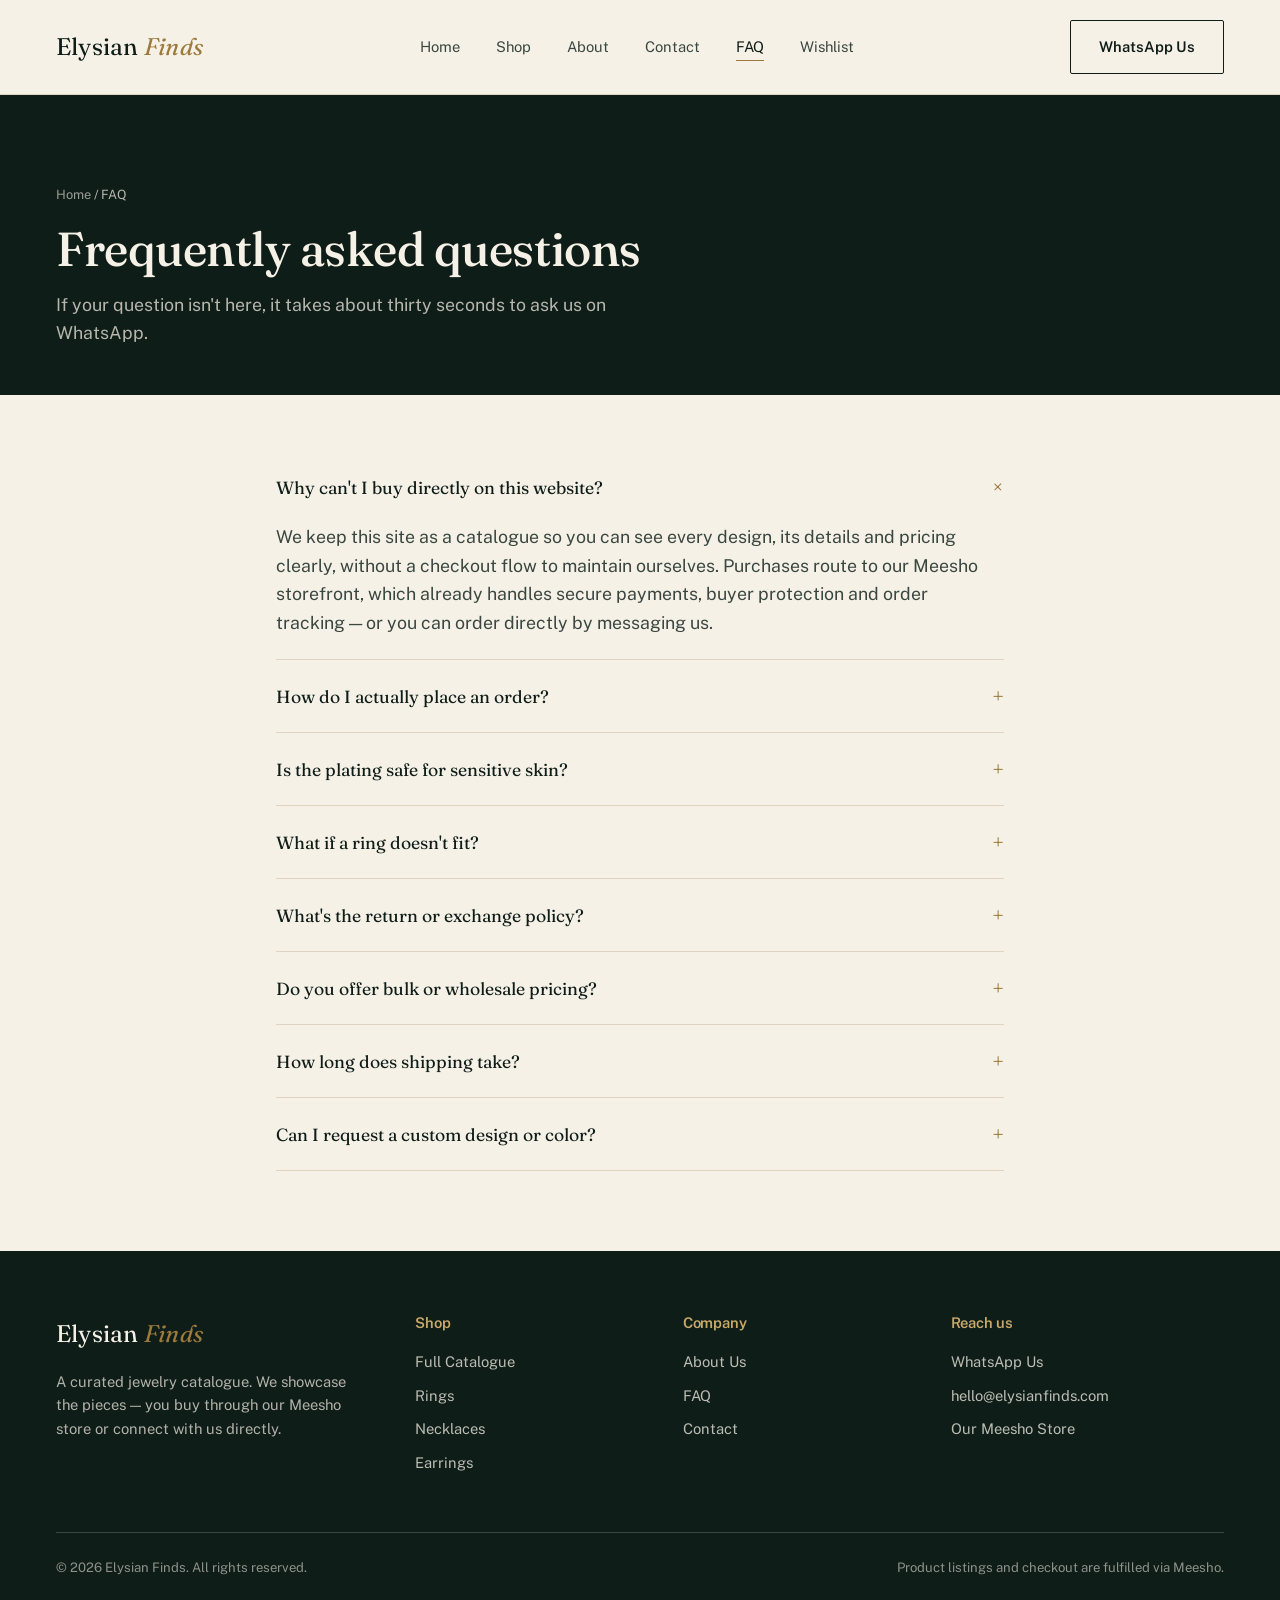
<file: faq.html>
<!DOCTYPE html>
<html lang="en">
<head>
<meta charset="UTF-8">
<meta name="viewport" content="width=device-width, initial-scale=1.0">
<meta name="theme-color" content="#0F1D18">
<title>FAQ — Elysian Finds</title>
<meta name="description" content="Answers to common questions about buying, shipping, returns and sizing at Elysian Finds.">
<link rel="stylesheet" href="css/style.css">
</head>
<body>
<div class="page-loader" id="page-loader">
  <div class="page-loader-inner">
    <svg class="page-loader-mark" viewBox="0 0 100 100" xmlns="http://www.w3.org/2000/svg">
      <path d="M35 25 L65 25 L85 42 L50 90 L15 42 Z M15 42 L85 42 M35 25 L50 90 M65 25 L50 90"/>
    </svg>
    <p class="page-loader-word">Elysian <em>Finds</em></p>
    <div class="page-loader-bar"></div>
  </div>
</div>


<header class="site-header">
  <nav class="nav">
    <a href="index.html" class="logo">Elysian <em>Finds</em></a>
    <ul class="nav-links">
      <li><a href="index.html">Home</a></li>
      <li><a href="catalogue.html">Shop</a></li>
      <li><a href="about.html">About</a></li>
      <li><a href="contact.html">Contact</a></li>
      <li><a href="faq.html" class="active">FAQ</a></li>
      <li><a href="wishlist.html" class="wish-nav-link">Wishlist<span class="wishlist-badge" style="display:none;">0</span></a></li>
    </ul>
    <div class="nav-cta">
      <a href="#" id="nav-whatsapp" class="btn btn-outline">WhatsApp Us</a>
      <button class="nav-toggle" aria-label="Toggle menu" aria-expanded="false"><span></span></button>
    </div>
  </nav>
</header>

<main>
  <div class="page-header">
  <div class="container">
    <p class="breadcrumb"><a href="index.html">Home</a> / FAQ</p>
    <h1>Frequently asked questions</h1>
    <p>If your question isn't here, it takes about thirty seconds to ask us on WhatsApp.</p>
  </div>
</div>

  <div class="container" style="max-width:840px; padding-top:56px; padding-bottom:80px;">

    <div class="accordion-item open">
      <button class="accordion-q">Why can't I buy directly on this website?<span class="plus">+</span></button>
      <div class="accordion-a" style="max-height:200px;">
        <div class="accordion-a-inner">We keep this site as a catalogue so you can see every design, its details and pricing clearly, without a checkout flow to maintain ourselves. Purchases route to our Meesho storefront, which already handles secure payments, buyer protection and order tracking — or you can order directly by messaging us.</div>
      </div>
    </div>

    <div class="accordion-item">
      <button class="accordion-q">How do I actually place an order?<span class="plus">+</span></button>
      <div class="accordion-a">
        <div class="accordion-a-inner">Open any product page and tap "Buy on Meesho" — it takes you to that product's listing where you can check out normally. If you'd rather order through us directly, tap "Enquire on WhatsApp" or use the Contact page, and we'll confirm the order with you.</div>
      </div>
    </div>

    <div class="accordion-item">
      <button class="accordion-q">Is the plating safe for sensitive skin?<span class="plus">+</span></button>
      <div class="accordion-a">
        <div class="accordion-a-inner">Yes — our gold-plated pieces use a nickel-safe base and micron gold plating, which is gentler on sensitive skin than standard imitation jewelry. We still recommend keeping pieces dry and removing them before swimming or showering to extend the plating's life.</div>
      </div>
    </div>

    <div class="accordion-item">
      <button class="accordion-q">What if a ring doesn't fit?<span class="plus">+</span></button>
      <div class="accordion-a">
        <div class="accordion-a-inner">Each ring's product page lists the available sizing, and most of our bands have a slight adjustable gap. If you're unsure which size to pick, message us your usual ring size on WhatsApp before ordering and we'll confirm the right fit.</div>
      </div>
    </div>

    <div class="accordion-item">
      <button class="accordion-q">What's the return or exchange policy?<span class="plus">+</span></button>
      <div class="accordion-a">
        <div class="accordion-a-inner">Orders placed on Meesho follow Meesho's standard return and exchange policy for the seller, visible at checkout on the listing itself. Orders placed directly with us through Contact are handled case by case — message us within 3 days of delivery if there's an issue.</div>
      </div>
    </div>

    <div class="accordion-item">
      <button class="accordion-q">Do you offer bulk or wholesale pricing?<span class="plus">+</span></button>
      <div class="accordion-a">
        <div class="accordion-a-inner">Yes, for orders above a certain quantity — common for weddings, gifting, or resellers. Share the pieces and quantities you're considering through the Contact page and we'll send a quote.</div>
      </div>
    </div>

    <div class="accordion-item">
      <button class="accordion-q">How long does shipping take?<span class="plus">+</span></button>
      <div class="accordion-a">
        <div class="accordion-a-inner">Delivery timelines are shown on each Meesho listing at checkout and vary by pin code, typically within a week for most locations in India. Orders placed directly with us are shipped within 2 business days of confirmation, with tracking shared over WhatsApp.</div>
      </div>
    </div>

    <div class="accordion-item">
      <button class="accordion-q">Can I request a custom design or color?<span class="plus">+</span></button>
      <div class="accordion-a">
        <div class="accordion-a-inner">Often, yes — several of our pieces can be made in alternate stone colors or finishes on request. Send us a reference image and the product name through Contact and we'll let you know if it's possible along with any price difference.</div>
      </div>
    </div>

  </div>
</main>

<footer class="site-footer">
  <div class="container">
    <div class="footer-grid">
      <div>
        <a href="index.html" class="logo" style="color:#F6F1E7">Elysian <em>Finds</em></a>
        <p style="margin-top:16px;">A curated jewelry catalogue. We showcase the pieces — you buy through our Meesho store or connect with us directly.</p>
      </div>
      <div>
        <h4>Shop</h4>
        <ul>
          <li><a href="catalogue.html">Full Catalogue</a></li>
          <li><a href="catalogue.html?category=Rings">Rings</a></li>
          <li><a href="catalogue.html?category=Necklaces">Necklaces</a></li>
          <li><a href="catalogue.html?category=Earrings">Earrings</a></li>
        </ul>
      </div>
      <div>
        <h4>Company</h4>
        <ul>
          <li><a href="about.html">About Us</a></li>
          <li><a href="faq.html">FAQ</a></li>
          <li><a href="contact.html">Contact</a></li>
        </ul>
      </div>
      <div>
        <h4>Reach us</h4>
        <ul>
          <li><a href="#" id="footer-whatsapp">WhatsApp Us</a></li>
          <li><a href="mailto:hello@elysianfinds.com">hello@elysianfinds.com</a></li>
          <li><a href="https://www.meesho.com/" target="_blank" rel="noopener">Our Meesho Store</a></li>
        </ul>
      </div>
    </div>
    <div class="footer-bottom">
      <span>© <span id="year"></span> Elysian Finds. All rights reserved.</span>
      <span>Product listings and checkout are fulfilled via Meesho.</span>
    </div>
  </div>
</footer>

<script src="js/icons.js"></script>
<script src="js/products.js"></script>
<script src="js/main.js"></script>
<script>
  document.getElementById("nav-whatsapp").href = whatsappLink();
  document.getElementById("footer-whatsapp").href = whatsappLink();
  hidePageLoaderWhenReady();
  initAccordion();
</script>
</body>
</html>
</file>
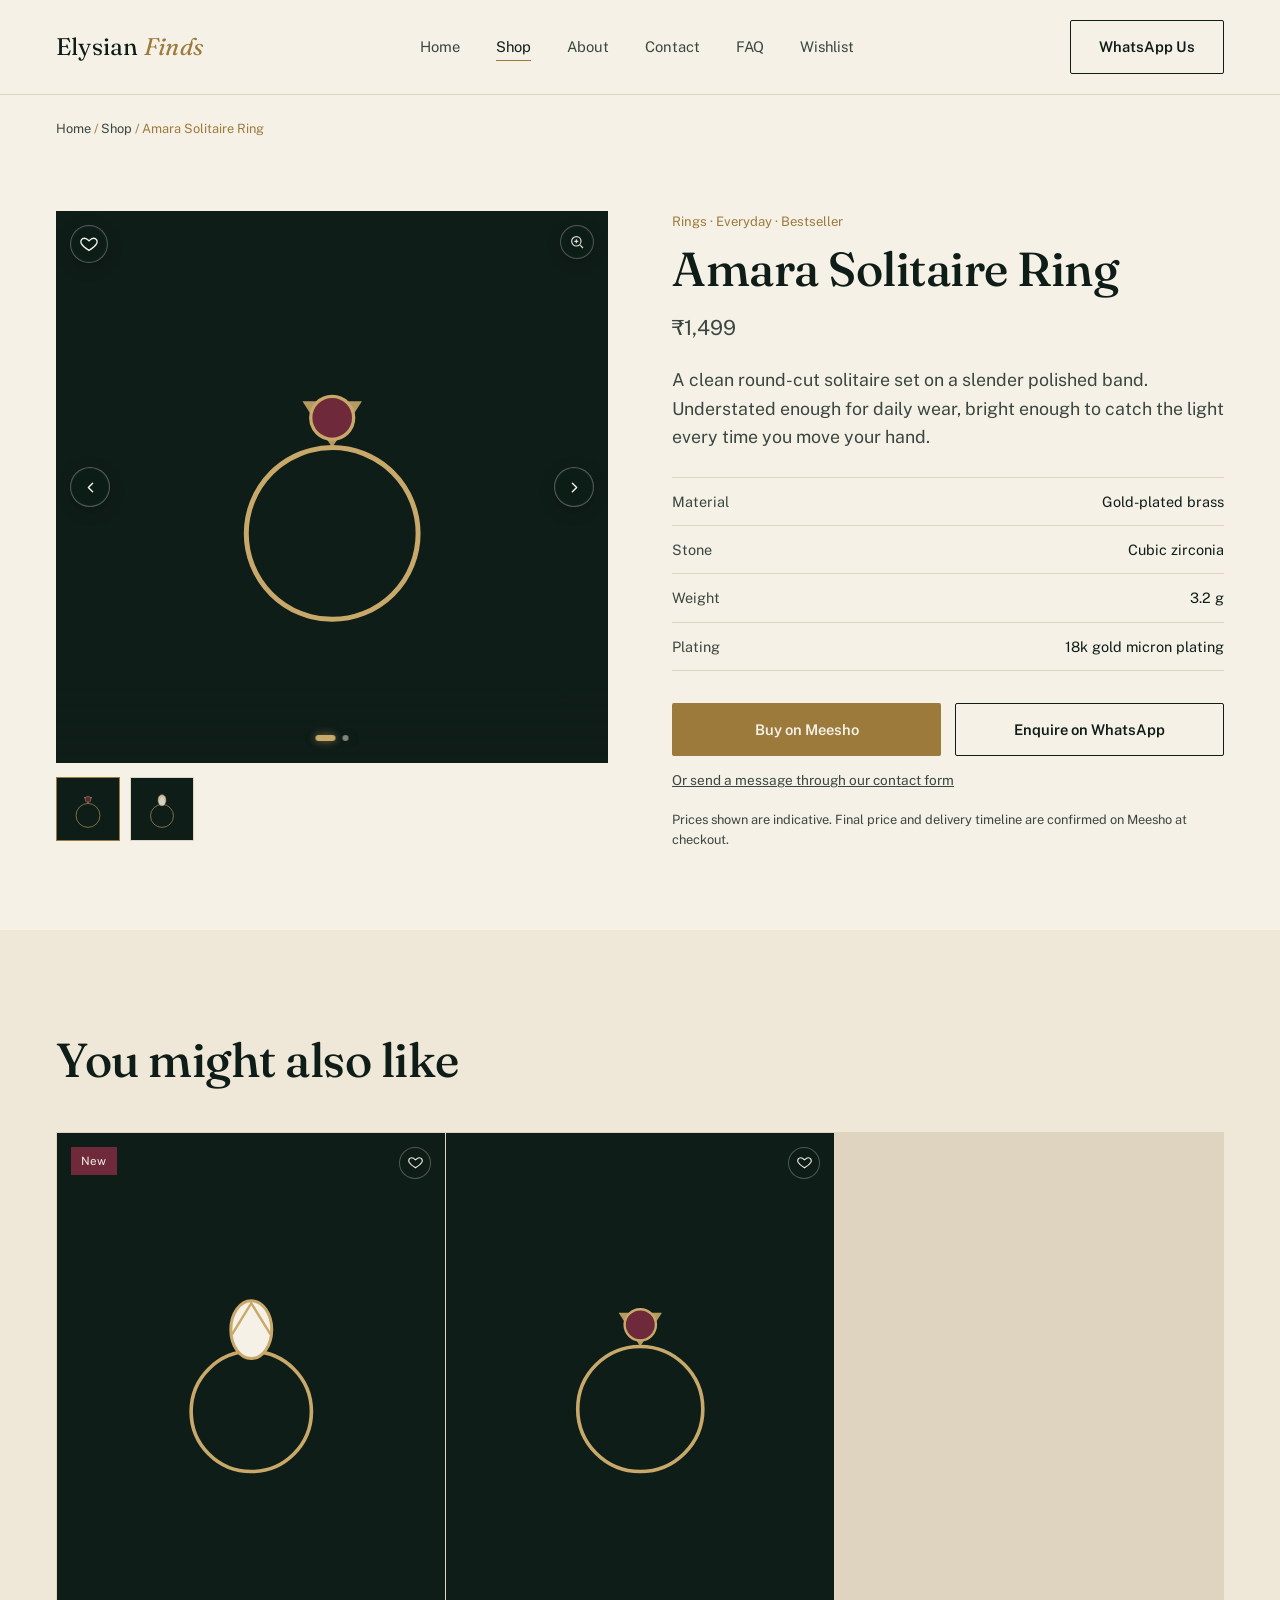
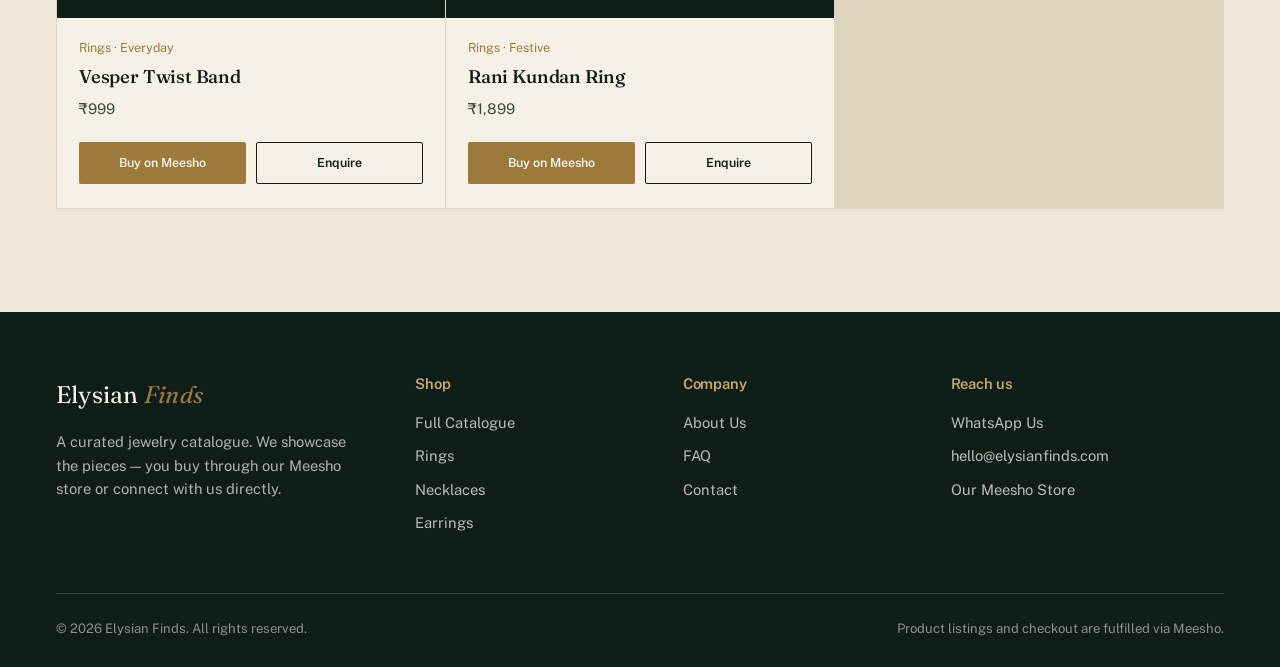
<file: product.html>
<!DOCTYPE html>
<html lang="en">
<head>
<meta charset="UTF-8">
<meta name="viewport" content="width=device-width, initial-scale=1.0">
<meta name="theme-color" content="#0F1D18">
<title id="page-title">Product — Elysian Finds</title>
<meta name="description" content="Product details from the Elysian Finds jewelry catalogue.">
<link rel="stylesheet" href="css/style.css">
</head>
<body>
<div class="page-loader" id="page-loader">
  <div class="page-loader-inner">
    <svg class="page-loader-mark" viewBox="0 0 100 100" xmlns="http://www.w3.org/2000/svg">
      <path d="M35 25 L65 25 L85 42 L50 90 L15 42 Z M15 42 L85 42 M35 25 L50 90 M65 25 L50 90"/>
    </svg>
    <p class="page-loader-word">Elysian <em>Finds</em></p>
    <div class="page-loader-bar"></div>
  </div>
</div>


<header class="site-header">
  <nav class="nav">
    <a href="index.html" class="logo">Elysian <em>Finds</em></a>
    <ul class="nav-links">
      <li><a href="index.html">Home</a></li>
      <li><a href="catalogue.html" class="active">Shop</a></li>
      <li><a href="about.html">About</a></li>
      <li><a href="contact.html">Contact</a></li>
      <li><a href="faq.html">FAQ</a></li>
      <li><a href="wishlist.html" class="wish-nav-link">Wishlist<span class="wishlist-badge" style="display:none;">0</span></a></li>
    </ul>
    <div class="nav-cta">
      <a href="#" id="nav-whatsapp" class="btn btn-outline">WhatsApp Us</a>
      <button class="nav-toggle" aria-label="Toggle menu" aria-expanded="false"><span></span></button>
    </div>
  </nav>
</header>

<main>
  <div class="container">
    <p class="breadcrumb" style="margin-top:24px; color:var(--gold);"><a href="index.html" style="color:var(--ink-soft)">Home</a> / <a href="catalogue.html" style="color:var(--ink-soft)">Shop</a> / <span id="crumb-name"></span></p>

    <div class="product-detail" id="product-detail">
      <!-- filled by JS -->
    </div>
  </div>

  <section class="section section-dim" id="related-section">
    <div class="container">
      <div class="section-head">
        <h2>You might also like</h2>
      </div>
      <div class="grid" id="related-grid"></div>
    </div>
  </section>

  <section class="section recently-viewed" id="recently-viewed-section">
    <div class="container">
      <div class="section-head">
        <h2>Recently viewed</h2>
      </div>
      <div class="grid" id="recently-viewed-grid"></div>
    </div>
  </section>
</main>

<div class="pd-buybar" id="pd-buybar"></div>

<footer class="site-footer">
  <div class="container">
    <div class="footer-grid">
      <div>
        <a href="index.html" class="logo" style="color:#F6F1E7">Elysian <em>Finds</em></a>
        <p style="margin-top:16px;">A curated jewelry catalogue. We showcase the pieces — you buy through our Meesho store or connect with us directly.</p>
      </div>
      <div>
        <h4>Shop</h4>
        <ul>
          <li><a href="catalogue.html">Full Catalogue</a></li>
          <li><a href="catalogue.html?category=Rings">Rings</a></li>
          <li><a href="catalogue.html?category=Necklaces">Necklaces</a></li>
          <li><a href="catalogue.html?category=Earrings">Earrings</a></li>
        </ul>
      </div>
      <div>
        <h4>Company</h4>
        <ul>
          <li><a href="about.html">About Us</a></li>
          <li><a href="faq.html">FAQ</a></li>
          <li><a href="contact.html">Contact</a></li>
        </ul>
      </div>
      <div>
        <h4>Reach us</h4>
        <ul>
          <li><a href="#" id="footer-whatsapp">WhatsApp Us</a></li>
          <li><a href="mailto:hello@elysianfinds.com">hello@elysianfinds.com</a></li>
          <li><a href="https://www.meesho.com/" target="_blank" rel="noopener">Our Meesho Store</a></li>
        </ul>
      </div>
    </div>
    <div class="footer-bottom">
      <span>© <span id="year"></span> Elysian Finds. All rights reserved.</span>
      <span>Product listings and checkout are fulfilled via Meesho.</span>
    </div>
  </div>
</footer>

<script src="js/icons.js"></script>
<script src="js/products.js"></script>
<script src="js/data-source.js"></script>
<script src="js/main.js"></script>
<script>
  document.getElementById("nav-whatsapp").href = whatsappLink();
  document.getElementById("footer-whatsapp").href = whatsappLink();
  document.getElementById("product-detail").innerHTML = skeletonProductDetailHTML();

  const params = new URLSearchParams(window.location.search);
  const id = params.get("id");

  function renderThumbs(product, activeIndex){
    return product.gallery.map((source, i) => `
      <div class="pd-thumb ${isImageURL(source) ? 'has-photo' : ''} ${i === activeIndex ? 'active' : ''}" data-index="${i}">${mediaMarkup(source, product.name)}</div>
    `).join("");
  }

  function galleryHTML(product){
    const multi = product.gallery.length > 1;
    const wished = isWished(product.id);
    const slides = product.gallery.map(source => `
      <div class="carousel-slide ${isImageURL(source) ? 'has-photo' : ''}">${mediaMarkup(source, product.name)}</div>
    `).join("");

    return `
      <div class="pd-gallery" id="pd-gallery">
        <div class="carousel-track">${slides}</div>
        <button class="pd-wish ${wished ? 'active' : ''}" data-id="${product.id}" aria-label="${wished ? 'Remove from' : 'Save to'} wishlist" aria-pressed="${wished}">
          <svg viewBox="0 0 24 24"><path d="M12 20.5s-7.6-4.6-10.2-9C.2 8 2.2 4.3 6 4.3c2.1 0 3.6 1.1 6 3.4 2.4-2.3 3.9-3.4 6-3.4 3.8 0 5.8 3.7 4.2 7.2-2.6 4.4-10.2 9-10.2 9z"/></svg>
        </button>
        <div class="pd-zoom-hint" aria-hidden="true">
          <svg viewBox="0 0 24 24" fill="none" stroke="currentColor" stroke-width="1.8"><circle cx="11" cy="11" r="7"/><path d="M21 21l-4.3-4.3M11 8v6M8 11h6"/></svg>
        </div>
        ${multi ? `
          <button class="pd-nav prev" aria-label="Previous image"><svg viewBox="0 0 24 24" fill="none" stroke="currentColor" stroke-width="2" stroke-linecap="round" stroke-linejoin="round"><path d="M15 18l-6-6 6-6"/></svg></button>
          <button class="pd-nav next" aria-label="Next image"><svg viewBox="0 0 24 24" fill="none" stroke="currentColor" stroke-width="2" stroke-linecap="round" stroke-linejoin="round"><path d="M9 18l6-6-6-6"/></svg></button>
          <div class="pd-dots">${product.gallery.map((_, i) => `<button class="pd-dot ${i === 0 ? 'active' : ''}" data-index="${i}" aria-label="Image ${i + 1}"></button>`).join("")}</div>
        ` : ``}
      </div>
      <div class="pd-thumbs" id="pd-thumbs">${renderThumbs(product, 0)}</div>
    `;
  }

  function wireGallery(product){
    const galleryRoot = document.getElementById("pd-gallery");
    function syncUI(i){
      document.querySelectorAll("#pd-thumbs .pd-thumb").forEach((t, idx) => t.classList.toggle("active", idx === i));
      galleryRoot.querySelectorAll(".pd-dot").forEach((d, idx) => d.classList.toggle("active", idx === i));
    }
    const carousel = createCarousel(galleryRoot, { onChange: syncUI });

    const prevBtn = galleryRoot.querySelector(".pd-nav.prev");
    const nextBtn = galleryRoot.querySelector(".pd-nav.next");
    if(prevBtn) prevBtn.addEventListener("click", () => carousel.prev());
    if(nextBtn) nextBtn.addEventListener("click", () => carousel.next());
    galleryRoot.querySelectorAll(".pd-dot").forEach(dot => {
      dot.addEventListener("click", () => carousel.goTo(parseInt(dot.dataset.index, 10)));
    });
    document.querySelectorAll("#pd-thumbs .pd-thumb").forEach(thumb => {
      thumb.addEventListener("click", () => carousel.goTo(parseInt(thumb.dataset.index, 10)));
    });

    // Tap the photo to zoom — but not right after a swipe, and not on the controls sitting above it.
    galleryRoot.addEventListener("click", e => {
      if(e.target.closest(".pd-nav, .pd-wish, .pd-dots")) return;
      if(carousel.wasRecentlyDragged()) return;
      openLightbox(product, carousel.index);
    });
  }

  function renderDetail(product){
    document.getElementById("product-detail").innerHTML = `
      <div>${galleryHTML(product)}</div>
      <div class="pd-info">
        <p class="pd-cat">${product.category} · ${product.occasion}${product.tag ? " · " + product.tag : ""}</p>
        <h1>${product.name}</h1>
        <p class="pd-price">${formatPrice(product.price)}</p>
        <p class="pd-desc">${product.description}</p>
        <div class="pd-specs">
          <div class="row"><span>Material</span><span>${product.material}</span></div>
          <div class="row"><span>Stone</span><span>${product.stone}</span></div>
          <div class="row"><span>Weight</span><span>${product.weight}</span></div>
          <div class="row"><span>Plating</span><span>${product.plating}</span></div>
        </div>
        <div class="pd-actions">
          <a class="btn btn-gold" href="${product.meeshoUrl}" target="_blank" rel="noopener">Buy on Meesho</a>
          <a class="btn btn-outline" href="${whatsappLink(product)}" target="_blank" rel="noopener">Enquire on WhatsApp</a>
        </div>
        <a href="contact.html" style="display:inline-block; margin-top:14px; font-size:0.85rem; color:var(--ink-soft); text-decoration:underline;">Or send a message through our contact form</a>
        <p class="pd-note">Prices shown are indicative. Final price and delivery timeline are confirmed on Meesho at checkout.</p>
      </div>
    `;
    wireGallery(product);
  }

  function renderBuyBar(product){
    document.getElementById("pd-buybar").innerHTML = `
      <div class="pd-buybar-price">
        <span class="label">Price</span>
        <span class="amount">${formatPrice(product.price)}</span>
      </div>
      <div class="pd-buybar-actions">
        <a class="btn btn-outline" href="${whatsappLink(product)}" target="_blank" rel="noopener">Enquire</a>
        <a class="btn btn-gold" href="${product.meeshoUrl}" target="_blank" rel="noopener">Buy on Meesho</a>
      </div>
    `;
    document.body.classList.add("has-buybar");
  }

  function renderRelated(product){
    const related = PRODUCTS.filter(p => p.category === product.category && p.id !== product.id).slice(0,3);
    const fallback = related.length ? related : PRODUCTS.filter(p => p.id !== product.id).slice(0,3);
    document.getElementById("related-grid").innerHTML = fallback.map(productCardHTML).join("");
  }

  function renderRecentlyViewed(product){
    const ids = getRecentlyViewedIds(product.id, 4);
    const items = ids.map(rid => PRODUCTS.find(p => p.id === rid)).filter(Boolean);
    const section = document.getElementById("recently-viewed-section");
    section.classList.toggle("has-items", items.length > 0);
    if(items.length){
      document.getElementById("recently-viewed-grid").innerHTML = items.map(productCardHTML).join("");
    }
  }

  function renderPage(){
    const product = PRODUCTS.find(p => p.id === id) || PRODUCTS[0];
    document.title = `${product.name} — Elysian Finds`;
    document.getElementById("crumb-name").textContent = product.name;
    renderDetail(product);
    renderBuyBar(product);
    renderRelated(product);
    renderRecentlyViewed(product);   // reads history BEFORE this visit counts
    addRecentlyViewed(product.id);   // now record this visit for next time
  }

  (async () => {
    await loadProducts();
    renderPage();
    hidePageLoaderWhenReady();
  })();

  window.addEventListener("products:updated", renderPage);
</script>
</body>
</html>
</file>
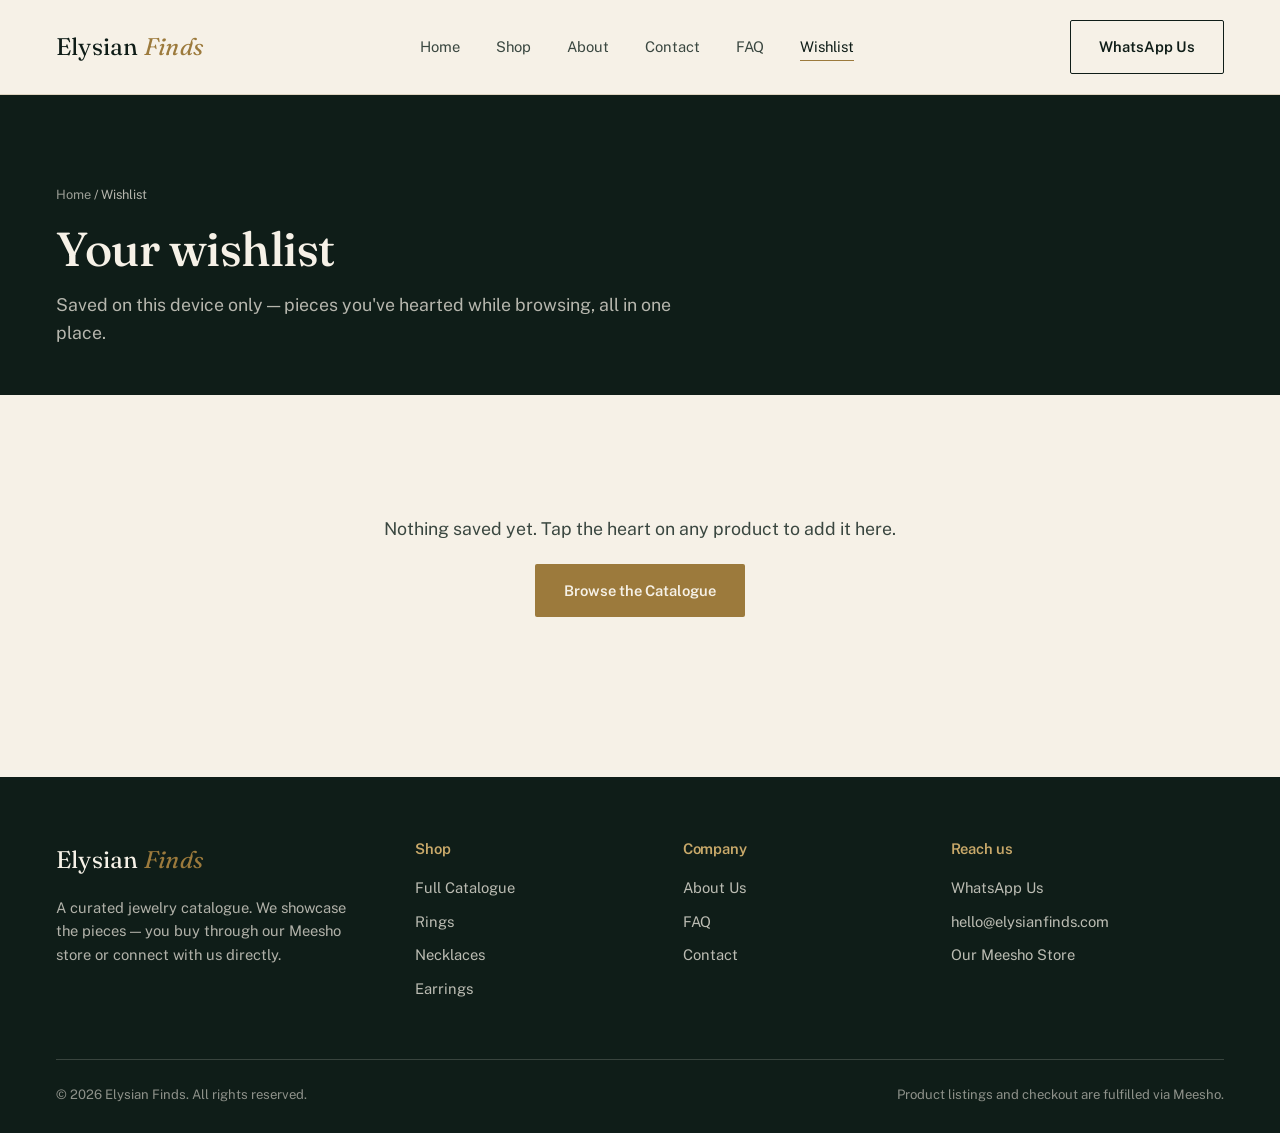
<file: wishlist.html>
<!DOCTYPE html>
<html lang="en">
<head>
<meta charset="UTF-8">
<meta name="viewport" content="width=device-width, initial-scale=1.0">
<meta name="theme-color" content="#0F1D18">
<title>Your Wishlist — Elysian Finds</title>
<meta name="description" content="Pieces you've saved from the Elysian Finds catalogue.">
<link rel="stylesheet" href="css/style.css">
</head>
<body>

<div class="page-loader" id="page-loader">
  <div class="page-loader-inner">
    <svg class="page-loader-mark" viewBox="0 0 100 100" xmlns="http://www.w3.org/2000/svg">
      <path d="M35 25 L65 25 L85 42 L50 90 L15 42 Z M15 42 L85 42 M35 25 L50 90 M65 25 L50 90"/>
    </svg>
    <p class="page-loader-word">Elysian <em>Finds</em></p>
    <div class="page-loader-bar"></div>
  </div>
</div>

<header class="site-header">
  <nav class="nav">
    <a href="index.html" class="logo">Elysian <em>Finds</em></a>
    <ul class="nav-links">
      <li><a href="index.html">Home</a></li>
      <li><a href="catalogue.html">Shop</a></li>
      <li><a href="about.html">About</a></li>
      <li><a href="contact.html">Contact</a></li>
      <li><a href="faq.html">FAQ</a></li>
      <li><a href="wishlist.html" class="wish-nav-link active">Wishlist<span class="wishlist-badge" style="display:none;">0</span></a></li>
    </ul>
    <div class="nav-cta">
      <a href="#" id="nav-whatsapp" class="btn btn-outline">WhatsApp Us</a>
      <button class="nav-toggle" aria-label="Toggle menu" aria-expanded="false"><span></span></button>
    </div>
  </nav>
</header>

<main>
  <div class="page-header">
  <div class="container">
    <p class="breadcrumb"><a href="index.html">Home</a> / Wishlist</p>
    <h1>Your wishlist</h1>
    <p>Saved on this device only — pieces you've hearted while browsing, all in one place.</p>
  </div>
</div>

  <div class="container wishlist-section">
    <div class="grid" id="wishlist-grid"></div>
    <div class="empty-state" id="wishlist-empty" style="display:none;">
      <p>Nothing saved yet. Tap the heart on any product to add it here.</p>
      <a href="catalogue.html" class="btn btn-gold" style="margin-top:20px;">Browse the Catalogue</a>
    </div>
  </div>
</main>

<footer class="site-footer">
  <div class="container">
    <div class="footer-grid">
      <div>
        <a href="index.html" class="logo" style="color:#F6F1E7">Elysian <em>Finds</em></a>
        <p style="margin-top:16px;">A curated jewelry catalogue. We showcase the pieces — you buy through our Meesho store or connect with us directly.</p>
      </div>
      <div>
        <h4>Shop</h4>
        <ul>
          <li><a href="catalogue.html">Full Catalogue</a></li>
          <li><a href="catalogue.html?category=Rings">Rings</a></li>
          <li><a href="catalogue.html?category=Necklaces">Necklaces</a></li>
          <li><a href="catalogue.html?category=Earrings">Earrings</a></li>
        </ul>
      </div>
      <div>
        <h4>Company</h4>
        <ul>
          <li><a href="about.html">About Us</a></li>
          <li><a href="faq.html">FAQ</a></li>
          <li><a href="contact.html">Contact</a></li>
        </ul>
      </div>
      <div>
        <h4>Reach us</h4>
        <ul>
          <li><a href="#" id="footer-whatsapp">WhatsApp Us</a></li>
          <li><a href="mailto:hello@elysianfinds.com">hello@elysianfinds.com</a></li>
          <li><a href="https://www.meesho.com/" target="_blank" rel="noopener">Our Meesho Store</a></li>
        </ul>
      </div>
    </div>
    <div class="footer-bottom">
      <span>© <span id="year"></span> Elysian Finds. All rights reserved.</span>
      <span>Product listings and checkout are fulfilled via Meesho.</span>
    </div>
  </div>
</footer>

<script src="js/icons.js"></script>
<script src="js/products.js"></script>
<script src="js/data-source.js"></script>
<script src="js/main.js"></script>
<script>
  document.getElementById("nav-whatsapp").href = whatsappLink();
  document.getElementById("footer-whatsapp").href = whatsappLink();
  document.getElementById("wishlist-grid").innerHTML = skeletonCardsHTML(4);

  function renderWishlist(){
    const ids = getWishlist();
    const items = ids.map(id => PRODUCTS.find(p => p.id === id)).filter(Boolean);
    const grid = document.getElementById("wishlist-grid");
    const empty = document.getElementById("wishlist-empty");
    grid.innerHTML = items.map(productCardHTML).join("");
    grid.style.display = items.length ? "grid" : "none";
    empty.style.display = items.length ? "none" : "block";
  }

  (async () => {
    await loadProducts();
    renderWishlist();
    hidePageLoaderWhenReady();
  })();

  window.addEventListener("products:updated", renderWishlist);

  // Keep this tab's view in sync if a heart is toggled (e.g. from a card here).
  document.addEventListener("click", e => {
    if(e.target.closest(".card-wish")) setTimeout(renderWishlist, 0);
  });
</script>
</body>
</html>
</file>
<file: css/style.css>
/* ============================================================
   ELYSIAN FINDS — Design System
   ============================================================ */

@import url('https://fonts.googleapis.com/css2?family=Fraunces:ital,opsz,wght@0,9..144,300;0,9..144,400;0,9..144,500;0,9..144,600;1,9..144,400;1,9..144,500&family=Public+Sans:wght@300;400;500;600;700&display=swap');

:root{
  /* Color tokens */
  --ink:        #0F1D18;
  --ink-soft:   #3A4740;
  --ivory:      #F6F1E7;
  --ivory-dim:  #EFE8D9;
  --gold:       #9C7A3C;
  --gold-light: #C9A96A;
  --wine:       #6E2A3A;
  --line:       #DED4C0;
  --line-dark:  rgba(246,241,231,0.18);
  --white:      #FFFFFF;

  /* Type */
  --font-display: 'Fraunces', serif;
  --font-body: 'Public Sans', -apple-system, BlinkMacSystemFont, sans-serif;

  /* Scale */
  --step--1: clamp(0.83rem, 0.8rem + 0.15vw, 0.95rem);
  --step-0:  clamp(1rem, 0.95rem + 0.2vw, 1.125rem);
  --step-1:  clamp(1.25rem, 1.15rem + 0.4vw, 1.5rem);
  --step-2:  clamp(1.6rem, 1.4rem + 0.8vw, 2.1rem);
  --step-3:  clamp(2.1rem, 1.7rem + 1.6vw, 3rem);
  --step-4:  clamp(2.8rem, 2.1rem + 2.8vw, 4.4rem);

  --container: 1200px;
  --radius: 2px;
}

*, *::before, *::after{ box-sizing: border-box; -webkit-tap-highlight-color: transparent; }
html{ scroll-behavior: smooth; -webkit-tap-highlight-color: transparent; }
body{
  margin:0;
  font-family: var(--font-body);
  background: var(--ivory);
  color: var(--ink);
  font-size: var(--step-0);
  line-height: 1.6;
  -webkit-font-smoothing: antialiased;
}
img{ max-width:100%; display:block; }
a{ color:inherit; text-decoration:none; }
ul{ margin:0; padding:0; list-style:none; }
button{ font-family:inherit; cursor:pointer; }
h1,h2,h3,h4{ font-family: var(--font-display); font-weight:500; margin:0; line-height:1.15; letter-spacing:-0.01em; }
p{ margin:0; }

:focus-visible{ outline: 2px solid var(--gold); outline-offset: 3px; }

.container{
  max-width: var(--container);
  margin: 0 auto;
  padding: 0 clamp(20px, 5vw, 56px);
}

a, button{ touch-action: manipulation; }

/* ---------- Touch feedback (replaces the default blue tap flash) ---------- */
.btn{ transition: background .2s ease, color .2s ease, border-color .2s ease, transform .12s ease; }
.btn:active{ transform: scale(.96); }
.chip{ transition: background .2s ease, color .2s ease, border-color .2s ease, transform .12s ease; }
.chip:active{ transform: scale(.94); }
.card{ transition: transform .15s ease; }
.card:active{ transform: scale(.985); }
.pd-nav, .pd-dot, .back-to-top, .lightbox-close, .nav-toggle, .custom-select-trigger, .custom-select-option{
  transition: background .2s ease, transform .15s ease, opacity .15s ease;
}
.pd-nav:active, .back-to-top:active, .lightbox-close:active{ transform: scale(.9); }
.nav-links a{ transition: color .18s ease; }
.nav-links a:active{ opacity: .6; }
.accordion-q:active{ opacity: .7; }

/* ---------- Buttons ---------- */
.btn{
  display:inline-flex;
  align-items:center;
  justify-content:center;
  gap:8px;
  padding: 14px 28px;
  font-size: var(--step--1);
  font-weight:600;
  border-radius: var(--radius);
  border: 1px solid transparent;
  transition: background .25s ease, color .25s ease, border-color .25s ease;
  white-space: nowrap;
}
.btn-gold{
  background: var(--gold);
  color: var(--ivory);
}
.btn-gold:hover{ background: var(--gold-light); }
.btn-outline{
  background: transparent;
  border-color: var(--ink);
  color: var(--ink);
}
.btn-outline:hover{ background: var(--ink); color: var(--ivory); }
.btn-outline-light{
  background: transparent;
  border-color: var(--line-dark);
  color: var(--ivory);
}
.btn-outline-light:hover{ border-color: var(--gold-light); color: var(--gold-light); }
.btn-wine{
  background: var(--wine);
  color: var(--ivory);
}
.btn-wine:hover{ filter: brightness(1.12); }
.btn-block{ width:100%; }

/* ---------- Nav ---------- */
.site-header{
  position: sticky;
  top:0;
  z-index: 50;
  background: var(--ivory);
  border-bottom: 1px solid var(--line);
}
.nav{
  display:flex;
  align-items:center;
  justify-content:space-between;
  padding: 20px clamp(20px, 5vw, 56px);
}
.logo{
  font-family: var(--font-display);
  font-size: 1.5rem;
  letter-spacing: 0.01em;
}
.logo em{ font-style: italic; color: var(--gold); }
.nav-links{
  display:flex;
  gap: clamp(18px, 3vw, 36px);
  font-size: var(--step--1);
}
.nav-links a{
  position:relative;
  padding-bottom:4px;
  color: var(--ink-soft);
}
.nav-links a:hover, .nav-links a.active{ color: var(--ink); }
.nav-links a.active::after{
  content:'';
  position:absolute;
  left:0; right:0; bottom:-2px;
  height:1px;
  background: var(--gold);
}
.nav-cta{ display:flex; align-items:center; gap:14px; }
.nav-toggle{
  display:none;
  background:none; border:none;
  width:32px; height:22px;
  position:relative;
}
.nav-toggle span, .nav-toggle span::before, .nav-toggle span::after{
  content:''; position:absolute; left:0; right:0; height:1px; background:var(--ink);
}
.nav-toggle span{ top:10px; }
.nav-toggle span::before{ top:-8px; }
.nav-toggle span::after{ top:8px; }

@media (max-width: 860px){
  .nav-links{
    position:fixed; inset:73px 0 0 0;
    background: var(--ivory);
    flex-direction:column;
    padding: 32px clamp(20px,5vw,56px);
    gap: 22px;
    font-size: 1.1rem;
    transform: translateY(-8px);
    opacity:0;
    pointer-events:none;
    transition: opacity .2s ease, transform .2s ease;
    border-bottom: 1px solid var(--line);
  }
  .nav-links.open{ opacity:1; pointer-events:auto; transform:translateY(0); }
  .nav-toggle{ display:block; }
}

/* ---------- Footer ---------- */
.site-footer{
  background: var(--ink);
  color: var(--ivory);
  padding: 64px 0 28px;
}
.footer-grid{
  display:grid;
  grid-template-columns: 1.4fr 1fr 1fr 1.2fr;
  gap: 40px;
  padding-bottom: 48px;
  border-bottom: 1px solid var(--line-dark);
}
.footer-grid h4{
  font-family: var(--font-body);
  font-weight:600;
  font-size: var(--step--1);
  color: var(--gold-light);
  margin-bottom: 18px;
}
.footer-grid p{ color: rgba(246,241,231,0.7); font-size: var(--step--1); max-width: 34ch; }
.footer-grid li{ margin-bottom:10px; font-size: var(--step--1); }
.footer-grid a{ color: rgba(246,241,231,0.75); }
.footer-grid a:hover{ color: var(--gold-light); }
.footer-bottom{
  display:flex; justify-content:space-between; align-items:center;
  padding-top: 24px; font-size: 0.82rem; color: rgba(246,241,231,0.55);
  flex-wrap:wrap; gap:12px;
}
@media (max-width: 780px){
  .footer-grid{ grid-template-columns: 1fr 1fr; }
}

/* ---------- Hero (split) ---------- */
.hero{
  display:grid;
  grid-template-columns: 1.05fr 0.95fr;
  min-height: 640px;
}
.hero-copy{
  background: var(--ink);
  color: var(--ivory);
  display:flex;
  flex-direction:column;
  justify-content:center;
  padding: clamp(40px,6vw,100px);
}
.hero-kicker{
  font-size: var(--step--1);
  color: var(--gold-light);
  margin-bottom: 20px;
  font-style: italic;
  font-family: var(--font-display);
}
.hero-copy h1{
  font-size: var(--step-4);
  color: var(--ivory);
  max-width: 14ch;
}
.hero-copy p.lead{
  margin-top: 22px;
  max-width: 46ch;
  color: rgba(246,241,231,0.78);
  font-size: var(--step-0);
}
.hero-actions{ margin-top:36px; display:flex; gap:16px; flex-wrap:wrap; }
.hero-art{
  background: var(--ivory-dim);
  position:relative;
  display:flex;
  align-items:center;
  justify-content:center;
  padding: 40px;
  overflow:hidden;
}
.hero-art svg{ width:100%; max-width:420px; height:auto; }
.hero-frame{
  position:absolute; inset: 28px;
  border: 1px solid var(--gold);
  opacity:0.4;
  pointer-events:none;
}
@media (max-width: 860px){
  .hero{ grid-template-columns: 1fr; min-height:auto; }
  .hero-art{ min-height: 340px; order:-1; }
  .hero-copy h1{ max-width: none; }
}

/* ---------- Section scaffolding ---------- */
.section{ padding: clamp(56px, 8vw, 108px) 0; }
.section-ink{ background: var(--ink); color: var(--ivory); }
.section-dim{ background: var(--ivory-dim); }
.section-head{
  display:flex;
  justify-content:space-between;
  align-items:flex-end;
  gap: 24px;
  margin-bottom: 44px;
  flex-wrap:wrap;
}
.section-head h2{ font-size: var(--step-3); max-width: 16ch; }
.section-ink .section-head h2{ color: var(--ivory); }
.section-head .desc{ max-width: 42ch; color: var(--ink-soft); }
.section-ink .section-head .desc{ color: rgba(246,241,231,0.72); }

/* ---------- Product grid & cards ---------- */
.grid{
  display:grid;
  grid-template-columns: repeat(3, 1fr);
  gap: 1px;
  background: var(--line);
  border: 1px solid var(--line);
}
.card{
  background: var(--ivory);
  display:flex;
  flex-direction:column;
}
.card-media{
  aspect-ratio: 4/5;
  background: var(--ink);
  position:relative;
  overflow:hidden;
  display:flex; align-items:center; justify-content:center;
}
.card-media svg{ width:62%; height:62%; transition: transform .5s ease; }
.card:hover .card-media svg{ transform: scale(1.06); }
.card-media img{ width:100%; height:100%; object-fit:cover; transition: transform .5s ease; }
.card:hover .card-media img{ transform: scale(1.06); }
.card-tag{
  position:absolute; top:14px; left:14px;
  font-size: 0.72rem;
  padding: 5px 10px;
  background: var(--wine);
  color: var(--ivory);
  letter-spacing: 0.02em;
}
.card-body{ padding: 20px 22px 24px; display:flex; flex-direction:column; gap:8px; flex:1; }
.card-cat{ font-size: 0.78rem; color: var(--gold); }
.card-body h3{ font-size: 1.15rem; font-weight:500; }
.card-price{ font-size: var(--step--1); color: var(--ink-soft); margin-top:2px; }
.card-actions{ margin-top:auto; padding-top:14px; display:flex; gap:10px; }
.card-actions .btn{ padding: 10px 16px; font-size: 0.78rem; flex:1; }

@media (max-width: 960px){ .grid{ grid-template-columns: repeat(2,1fr); } }
@media (max-width: 560px){ .grid{ grid-template-columns: repeat(2, minmax(0,1fr)); } }

/* ---------- Filters (catalogue) — chip-based toolbar ---------- */
.filter-toolbar{
  display:flex;
  flex-direction:column;
  gap:22px;
  padding: 24px 0 26px;
  border-bottom: 1px solid var(--line);
}
.filter-search label{ font-size:0.78rem; color: var(--ink-soft); display:block; margin-bottom:8px; }
.filter-search input[type="search"]{
  width:100%;
  max-width:420px;
  border:1px solid var(--line);
  background: var(--white);
  padding: 12px 14px;
  font-family: inherit;
  font-size: 0.92rem;
  transition: border-color .2s ease;
}
.filter-search input[type="search"]:focus{ border-color: var(--gold); outline:none; }
.filter-row{ display:flex; align-items:center; gap:16px; }
.filter-label{
  flex: 0 0 auto;
  min-width: 78px;
  font-size: 0.78rem;
  color: var(--ink-soft);
}
.chip-row{
  display:flex; gap:8px; overflow-x:auto; padding: 2px 2px 6px;
  scrollbar-width: none;
  min-width:0;
}
.chip-row::-webkit-scrollbar{ display:none; }
.chip{
  border:1px solid var(--line);
  border-radius: 999px;
  padding: 8px 16px;
  font-size: 0.82rem;
  font-weight: 500;
  background: var(--white);
  color: var(--ink);
  flex: 0 0 auto;
  white-space: nowrap;
  appearance: none;
  font-family: inherit;
  cursor: pointer;
}
.chip.active, .chip:hover{ background: var(--ink); color:var(--ivory); border-color:var(--ink); }
.results-count{ display:block; font-size: 0.85rem; color: var(--ink-soft); margin: 18px 0 20px; text-align:right; }

@media (max-width: 600px){
  .filter-row{ flex-direction:column; align-items:flex-start; gap:8px; }
  .filter-label{ min-width:0; }
  .results-count{ text-align:left; }
}

/* ---------- Custom select picker ---------- */
.custom-select{
  position:relative;
  width:100%;
  min-width:160px;
}
.field .custom-select{ width:100%; }
.custom-select.open{ z-index:30; }
.custom-select-native{ display:none !important; }
.custom-select-trigger{
  width:100%;
  min-height:44px;
  position:relative;
  display:flex;
  align-items:center;
  justify-content:space-between;
  gap:14px;
  padding: 11px 42px 11px 14px;
  border:1px solid var(--line);
  border-radius:var(--radius);
  background:var(--white);
  color:var(--ink);
  font:inherit;
  font-size:0.88rem;
  line-height:1.2;
  text-align:left;
  box-shadow:0 1px 0 rgba(15,29,24,0.03);
  transition:border-color .2s ease, box-shadow .2s ease, background .2s ease;
}
.custom-select-trigger::after{
  content:'';
  position:absolute;
  right:15px;
  top:50%;
  width:8px;
  height:8px;
  border-right:1.5px solid var(--gold);
  border-bottom:1.5px solid var(--gold);
  transform:translateY(-65%) rotate(45deg);
  transform-origin:center;
  transition:transform .2s ease;
}
.custom-select.open .custom-select-trigger,
.custom-select-trigger:focus-visible{
  border-color:var(--gold);
  box-shadow:0 0 0 3px rgba(156,122,60,0.14);
  outline:0;
}
.custom-select.open .custom-select-trigger::after{
  transform:translateY(-25%) rotate(225deg);
}
.custom-select-trigger:disabled{
  color:var(--ink-soft);
  cursor:not-allowed;
  opacity:.68;
}
.custom-select-value{
  min-width:0;
  overflow:hidden;
  text-overflow:ellipsis;
  white-space:nowrap;
}
.custom-select-options{
  position:absolute;
  top:calc(100% + 7px);
  left:0;
  right:0;
  max-height:min(280px, 46vh);
  overflow-y:auto;
  padding:6px;
  border:1px solid var(--gold);
  background:var(--ivory);
  box-shadow:0 18px 34px rgba(15,29,24,0.16);
  opacity:0;
  visibility:hidden;
  pointer-events:none;
  transform:translateY(-6px);
  transition:opacity .18s ease, transform .18s ease, visibility .18s ease;
}
.custom-select.open .custom-select-options{
  opacity:1;
  visibility:visible;
  pointer-events:auto;
  transform:translateY(0);
}
.custom-select-option{
  width:100%;
  min-height:40px;
  position:relative;
  display:flex;
  align-items:center;
  padding:10px 34px 10px 12px;
  border:0;
  border-radius:var(--radius);
  background:transparent;
  color:var(--ink-soft);
  font:inherit;
  font-size:0.86rem;
  line-height:1.25;
  text-align:left;
  transition:background .16s ease, color .16s ease;
}
.custom-select-option:hover,
.custom-select-option.active,
.custom-select-option:focus-visible{
  background:var(--ivory-dim);
  color:var(--ink);
}
.custom-select-option:focus-visible{
  outline:1px solid var(--gold);
  outline-offset:-1px;
}
.custom-select-option.selected{
  color:var(--ink);
  font-weight:600;
  background:rgba(156,122,60,0.12);
}
.custom-select-option.selected::after{
  content:'';
  position:absolute;
  right:13px;
  top:50%;
  width:7px;
  height:12px;
  border-right:2px solid var(--gold);
  border-bottom:2px solid var(--gold);
  transform:translateY(-60%) rotate(45deg);
}
.custom-select-option:disabled{
  cursor:not-allowed;
  opacity:.45;
}
.field .custom-select-trigger{
  min-height:46px;
  padding-top:12px;
  padding-bottom:12px;
  font-size:0.92rem;
}

@media (max-width: 860px){
  .filter-group .custom-select,
  .field .custom-select{
    min-width:0;
    width:100%;
  }
  .custom-select-trigger,
  .field .custom-select-trigger{
    min-height:46px;
    font-size:16px;
  }
  .custom-select-options{
    max-height:min(260px, 48vh);
  }
}
/* ---------- Process steps ---------- */
.steps{ display:grid; grid-template-columns: repeat(3,1fr); gap: 40px; }
.step-num{
  font-family: var(--font-display);
  font-size: 2.2rem;
  color: var(--gold);
  margin-bottom: 14px;
}
.step h3{ font-size: 1.15rem; margin-bottom:10px; }
.step p{ color: var(--ink-soft); font-size: var(--step--1); }
@media (max-width: 780px){ .steps{ grid-template-columns:1fr; } }

/* ---------- Testimonials ---------- */
.testimonials{ display:grid; grid-template-columns: repeat(3,1fr); gap:1px; background:var(--line-dark); }
.testimonial{ background: var(--ink); padding: 32px 28px; }
.testimonial p{ font-style: italic; font-family: var(--font-display); font-size: 1.05rem; color: var(--ivory); margin-bottom:18px; }
.testimonial .who{ font-size: 0.82rem; color: var(--gold-light); }
@media (max-width: 860px){ .testimonials{ grid-template-columns:1fr; } }

/* ---------- Badges / trust strip ---------- */
.trust-strip{
  display:flex; justify-content:space-between; flex-wrap:wrap; gap:20px;
  padding: 26px 0; border-top:1px solid var(--line); border-bottom:1px solid var(--line);
}
.trust-item{ display:flex; align-items:center; gap:12px; font-size:0.85rem; color:var(--ink-soft); }
.trust-item svg{ width:26px; height:26px; flex-shrink:0; color:var(--gold); }

/* ---------- Page header (inner pages) ---------- */
.page-header{
  background: var(--ink); color:var(--ivory);
  padding: clamp(40px,6vw,80px) 0 clamp(30px,4vw,48px);
}
.page-header h1{ font-size: var(--step-3); color:var(--ivory); max-width: 20ch; }
.page-header p{ margin-top:14px; color: rgba(246,241,231,0.72); max-width:56ch; }
.breadcrumb{ font-size: 0.8rem; color: var(--gold-light); margin-bottom:16px; }
.breadcrumb a{ color: rgba(246,241,231,0.6); }
.breadcrumb a:hover{ color:var(--gold-light); }

/* ---------- Product detail ---------- */
.product-detail{
  display:grid; grid-template-columns: 1fr 1fr; gap: 64px;
  padding: 56px 0 80px;
}
.pd-media{
  background: var(--ink);
  aspect-ratio: 1/1;
  display:flex; align-items:center; justify-content:center;
  padding: 40px;
  position:relative;
}
.pd-media svg{ width:70%; height:70%; }
.pd-media img{ width:100%; height:100%; object-fit:cover; }
.pd-thumb img{ width:100%; height:100%; object-fit:cover; }
/* Real photos (from the sheet's image_url) should fill the box edge to edge —
   the padding/dark background above is only meant for the placeholder icons.
   Higher specificity (two classes) means this wins over every mobile
   @media override further down the file, regardless of source order. */
.pd-media.has-photo{ padding:0; background:var(--ivory-dim); }
.pd-thumb.has-photo{ padding:0; background:var(--ivory-dim); }
.pd-thumbs{ display:flex; gap:10px; margin-top:14px; }
.pd-thumb{ width:64px; height:64px; background:var(--ink); border:1px solid var(--line); display:flex; align-items:center; justify-content:center; padding:8px; cursor:pointer; }
.pd-thumb svg{ width:100%; height:100%; opacity:0.85; }
.pd-thumb.active{ border-color: var(--gold); }
.pd-cat{ font-size:0.82rem; color:var(--gold); margin-bottom:10px; }
.pd-info h1{ font-size: var(--step-3); }
.pd-price{ font-size: 1.3rem; color: var(--ink-soft); margin-top:14px; }
.pd-desc{ margin-top:22px; color: var(--ink-soft); max-width: 52ch; }
.pd-specs{ margin-top:26px; border-top:1px solid var(--line); }
.pd-specs .row{ display:flex; justify-content:space-between; padding:12px 0; border-bottom:1px solid var(--line); font-size:0.9rem; }
.pd-specs .row span:first-child{ color:var(--ink-soft); }
.pd-actions{ margin-top:32px; display:flex; gap:14px; flex-wrap:wrap; }
.pd-actions .btn{ flex:1; min-width:180px; }
.pd-note{ margin-top:16px; font-size:0.8rem; color: var(--ink-soft); }
@media (max-width: 860px){ .product-detail{ grid-template-columns:1fr; gap:32px; } }

/* ---------- Contact page ---------- */
.contact-grid{ display:grid; grid-template-columns: 1fr 1fr; gap:64px; padding: 64px 0; }
.contact-form{ display:flex; flex-direction:column; gap:18px; }
.field label{ display:block; font-size:0.8rem; color:var(--ink-soft); margin-bottom:6px; }
.field input, .field select, .field textarea{
  width:100%; border:1px solid var(--line); background:var(--white);
  padding: 12px 14px; font-family:inherit; font-size:0.92rem;
}
.field textarea{ min-height:120px; resize:vertical; }
.contact-info{ display:flex; flex-direction:column; gap:26px; }
.info-block h4{ font-size:0.85rem; color:var(--gold); margin-bottom:8px; font-weight:600; font-family:var(--font-body); }
.info-block p, .info-block a{ color:var(--ink-soft); font-size:0.95rem; }
@media (max-width: 860px){ .contact-grid{ grid-template-columns:1fr; gap:36px; padding: 40px 0; } }

/* ---------- FAQ accordion ---------- */
.accordion-item{ border-bottom:1px solid var(--line); }
.accordion-q{
  display:flex; justify-content:space-between; align-items:center;
  padding: 22px 0; font-family: var(--font-display); font-size:1.1rem; cursor:pointer;
  background:none; border:none; width:100%; text-align:left; color:var(--ink);
}
.accordion-q .plus{ font-size:1.4rem; color:var(--gold); transition: transform .25s ease; flex-shrink:0; margin-left:20px; }
.accordion-item.open .plus{ transform: rotate(45deg); }
.accordion-a{ max-height:0; overflow:hidden; transition: max-height .3s ease; }
.accordion-a-inner{ padding-bottom:22px; color:var(--ink-soft); max-width:64ch; }

/* ---------- About page ---------- */
.about-hero{ display:grid; grid-template-columns:1fr 1fr; gap:56px; align-items:center; padding: 64px 0; }
.about-hero .art{ background:var(--ink); aspect-ratio:1/1; display:flex; align-items:center; justify-content:center; padding:50px; }
.about-hero .art svg{ width:75%; }
.values{ display:grid; grid-template-columns:repeat(4,1fr); gap:1px; background:var(--line); border:1px solid var(--line); }
.value{ background:var(--ivory); padding:32px 26px; }
.category-icon-badge{
  width:56px; height:56px; border-radius:50%;
  background: var(--ink);
  display:flex; align-items:center; justify-content:center;
  margin-bottom:16px;
  transition: background .25s ease, transform .25s ease;
}
.category-icon-badge svg{ width:24px; height:24px; color: var(--gold-light); }
a.value:hover .category-icon-badge{ background: var(--gold); transform: scale(1.06); }
a.value:hover .category-icon-badge svg{ color: var(--ink); }
.value svg{ width:30px; height:30px; color:var(--gold); margin-bottom:16px; }
.value h3{ font-size:1.05rem; margin-bottom:8px; }
.value p{ color:var(--ink-soft); font-size:0.88rem; }
@media (max-width:860px){ .about-hero{ grid-template-columns:1fr; padding:40px 0; } .values{ grid-template-columns:1fr 1fr; } }

/* ---------- Skeleton loading (shown instantly while the catalogue loads) ---------- */
@keyframes ef-shimmer{
  0%{ background-position: 200% 0; }
  100%{ background-position: -200% 0; }
}
.skel{
  background: linear-gradient(100deg, var(--ivory-dim) 28%, #e7dfc9 45%, var(--ivory-dim) 62%);
  background-size: 250% 100%;
  animation: ef-shimmer 1.4s ease-in-out infinite;
}
.skel-card{ background: var(--ivory); display:flex; flex-direction:column; }
.skel-media{ aspect-ratio: 4/5; }
.skel-line{ height:11px; border-radius:2px; margin:0 22px; }
.skel-card .skel-body{ padding:20px 0 24px; display:flex; flex-direction:column; gap:12px; flex:1; }
.skel-line.w60{ width:60%; margin-left:22px; }
.skel-line.w85{ width:calc(85% - 22px); }
.skel-line.w40{ width:calc(40% - 22px); }
.skel-actions{ margin-top:auto; padding:14px 22px 0; display:flex; gap:10px; }
.skel-actions .skel-line{ height:38px; flex:1; margin:0; border-radius:2px; }

.skel-pd-media{ aspect-ratio:1/1; }
.skel-pd-line{ height:14px; border-radius:2px; margin-bottom:14px; }

@media (prefers-reduced-motion: reduce){
  .skel{ animation:none; }
}

/* ---------- Utilities ---------- */
.center-cta{ text-align:center; padding: 70px 0; }
.center-cta h2{ font-size: var(--step-3); max-width:22ch; margin:0 auto 18px; }
.center-cta p{ max-width:50ch; margin:0 auto 30px; color:var(--ink-soft); }
.empty-state{ text-align:center; padding: 80px 20px; color:var(--ink-soft); }
.wishlist-section{ padding-top: 40px; padding-bottom: 80px; }

/* ============================================================
   MOBILE EXPERIENCE — responsive polish
   ============================================================ */
@media (max-width: 860px){
  body{ overflow-x:hidden; }

  .container{
    padding-left:18px;
    padding-right:18px;
  }

  /* Header / mobile navigation */
  .nav{
    min-height:68px;
    padding:14px 18px;
    gap:12px;
  }
  .logo{ font-size:1.35rem; }
  .nav-cta{ gap:8px; }
  .nav-cta .btn{ display:none; }
  .nav-toggle{
    display:block;
    width:38px;
    height:38px;
    padding:0;
    border:1px solid var(--line);
    background:var(--ivory);
  }
  .nav-toggle span,
  .nav-toggle span::before,
  .nav-toggle span::after{
    left:9px;
    right:9px;
  }
  .nav-toggle span{ top:18px; }
  .nav-toggle span::before{ top:-7px; }
  .nav-toggle span::after{ top:7px; }
  .nav-links{
    inset:68px 0 0 0;
    padding:24px 18px 32px;
    gap:0;
    overflow-y:auto;
    box-shadow:0 12px 30px rgba(15,29,24,.08);
  }
  .nav-links li{ width:100%; }
  .nav-links a{
    display:block;
    padding:14px 4px;
    font-size:1.05rem;
    border-bottom:1px solid var(--line);
  }
  .nav-links a.active::after{ display:none; }

  /* Hero */
  .hero{ grid-template-columns:1fr; }
  .hero-art{
    order:-1;
    min-height:300px;
    padding:28px;
  }
  .hero-frame{ inset:18px; }
  .hero-art svg{ max-width:280px; }
  .hero-copy{ padding:44px 18px 48px; }
  .hero-kicker{ margin-bottom:14px; }
  .hero-copy h1{
    font-size:clamp(2.25rem,10vw,3.25rem);
    line-height:1.08;
  }
  .hero-copy p.lead{
    margin-top:18px;
    font-size:.98rem;
  }
  .hero-actions{
    margin-top:28px;
    display:grid;
    grid-template-columns:1fr;
    gap:10px;
  }
  .hero-actions .btn{ width:100%; }

  /* Trust strip */
  .trust-strip{
    display:grid;
    grid-template-columns:1fr 1fr;
    gap:0;
    padding:0;
  }
  .trust-item{
    min-height:92px;
    padding:16px 10px;
    align-items:flex-start;
    font-size:.76rem;
    line-height:1.4;
    border-bottom:1px solid var(--line);
  }
  .trust-item:nth-child(odd){ border-right:1px solid var(--line); }
  .trust-item svg{ width:22px; height:22px; }

  /* Sections */
  .section{ padding:52px 0; }
  .section-head{
    display:block;
    margin-bottom:28px;
  }
  .section-head h2{ max-width:none; }
  .section-head .desc{ margin-top:12px; }

  /* Product grids */
  .grid{
    grid-template-columns:repeat(2,minmax(0,1fr));
    gap:1px;
  }
  .card-media{ aspect-ratio:1/1.15; }
  .card-tag{
    top:9px;
    left:9px;
    font-size:.64rem;
    padding:4px 7px;
  }
  .card-body{ padding:13px 12px 14px; gap:6px; }
  .card-cat{ font-size:.67rem; line-height:1.35; }
  .card-body h3{ font-size:.94rem; line-height:1.25; }
  .card-price{ font-size:.82rem; }
  .card-actions{
    padding-top:10px;
    flex-direction:column;
    gap:7px;
  }
  .card-actions .btn{
    width:100%;
    min-height:42px;
    padding:9px 8px;
    font-size:.7rem;
  }

  /* Catalogue filters */
  .filters-bar{
    display:grid;
    grid-template-columns:1fr 1fr;
    gap:14px 10px;
    padding:18px 0 22px;
    margin-bottom:24px;
    align-items:stretch;
  }
  .filter-group{ min-width:0; }
  .filter-group select,
  .filter-group input[type="search"]{
    width:100%;
    min-width:0;
    min-height:44px;
    padding:10px;
    font-size:.84rem;
  }
  .filter-group:last-of-type{ grid-column:1 / -1; }
  .results-count{
    grid-column:1 / -1;
    margin-left:0;
    font-size:.78rem;
  }

  /* Inner page headers */
  .page-header{
    padding:30px 0 24px;
  }
  .page-header h1{ max-width:none; }
  .page-header p{ font-size:.92rem; }
  .breadcrumb{ margin-bottom:12px; }

  /* Product detail */
  .product-detail{
    grid-template-columns:1fr;
    gap:28px;
    padding:26px 0 52px;
  }
  .pd-media{
    aspect-ratio:1/1;
    padding:24px;
  }
  .pd-thumbs{
    gap:8px;
    overflow-x:auto;
    padding-bottom:3px;
    scrollbar-width:thin;
  }
  .pd-thumb{
    width:58px;
    height:58px;
    flex:0 0 58px;
  }
  .pd-info h1{ font-size:clamp(2rem,9vw,2.7rem); }
  .pd-price{ font-size:1.15rem; }
  .pd-desc{ margin-top:16px; font-size:.94rem; }
  .pd-specs{ margin-top:20px; }
  .pd-specs .row{
    gap:18px;
    align-items:flex-start;
    font-size:.82rem;
  }
  .pd-specs .row span:last-child{
    text-align:right;
    max-width:60%;
  }
  .pd-actions{
    margin-top:24px;
    display:grid;
    grid-template-columns:1fr;
    gap:9px;
  }
  .pd-actions .btn{
    width:100%;
    min-width:0;
    min-height:48px;
  }

  /* Contact */
  .contact-grid{
    grid-template-columns:1fr;
    gap:38px;
    padding:40px 0 52px;
  }
  .field input,
  .field select,
  .field textarea{
    min-height:46px;
    font-size:16px; /* prevents iOS Safari zoom */
  }
  .field textarea{ min-height:140px; }
  .contact-form .btn{ min-height:48px; }
  .contact-info{ gap:22px; }

  /* About */
  .about-hero{
    grid-template-columns:1fr;
    gap:32px;
    padding:40px 0;
  }
  .about-hero .art{
    order:-1;
    padding:30px;
  }
  .values{ grid-template-columns:1fr; }
  .value{ padding:26px 20px; }

  /* Steps / testimonials */
  .steps{ grid-template-columns:1fr; gap:28px; }
  .testimonials{ grid-template-columns:1fr; }
  .testimonial{ padding:28px 22px; }

  /* FAQ */
  .accordion-q{
    padding:18px 0;
    font-size:1rem;
    line-height:1.35;
  }
  .accordion-a-inner{ padding-bottom:18px; font-size:.92rem; }

  /* CTA */
  .center-cta{ padding:50px 18px; }
  .center-cta h2{ max-width:none; }
  .center-cta .btn{ width:100%; max-width:360px; }

  /* Footer */
  .site-footer{ padding:48px 0 24px; }
  .footer-grid{
    grid-template-columns:1fr 1fr;
    gap:30px 22px;
    padding-bottom:34px;
  }
  .footer-grid > div:first-child{ grid-column:1 / -1; }
  .footer-grid h4{ margin-bottom:12px; }
  .footer-grid li{ margin-bottom:8px; }
  .footer-bottom{
    flex-direction:column;
    align-items:flex-start;
    font-size:.74rem;
    line-height:1.45;
  }
}

@media (max-width: 420px){
  .container{ padding-left:15px; padding-right:15px; }
  .nav{ padding-left:15px; padding-right:15px; }
  .hero-copy{ padding-left:15px; padding-right:15px; }
  .hero-art{ min-height:260px; }
  .trust-item{ min-height:100px; padding:14px 8px; font-size:.72rem; }
  .grid{ grid-template-columns:1fr 1fr; }
  .card-body{ padding-left:10px; padding-right:10px; }
  .card-body h3{ font-size:.88rem; }
  .card-actions .btn{ font-size:.66rem; padding-left:5px; padding-right:5px; }
  .filters-bar{ grid-template-columns:1fr; }
  .filter-group:last-of-type{ grid-column:auto; }
  .results-count{ grid-column:auto; }
  .footer-grid{ grid-template-columns:1fr; }
  .footer-grid > div:first-child{ grid-column:auto; }
}

/* ============================================================
   FINAL MOBILE / RESPONSIVE FIX
   Prevents horizontal overflow and lets every component shrink.
   ============================================================ */

html, body {
  width: 100%;
  max-width: 100%;
  overflow-x: clip;
}

body {
  min-width: 0;
}

main, header, footer, section, nav, div, ul, li, form, a, button,
.grid, .card, .container, .hero, .hero-copy, .hero-art,
.product-detail, .pd-info, .contact-grid, .about-hero, .values,
.footer-grid, .steps, .testimonials, .filters-bar {
  min-width: 0;
  max-width: 100%;
}

img, svg, video, canvas, iframe {
  max-width: 100%;
}

.btn {
  max-width: 100%;
  white-space: normal;
  text-align: center;
}

@media (max-width: 860px) {
  /* Header stays position:sticky (inherited from the base rule) on mobile too —
     sticky pins it during scroll exactly like fixed would, but stays in normal
     document flow, so no content anywhere needs manual padding-top compensation
     to "clear" it. This removes an entire class of spacing bugs by construction. */

  .nav {
    width: 100%;
    min-height: 68px;
    padding: 14px 18px;
  }

  .nav .logo {
    min-width: 0;
    overflow-wrap: anywhere;
  }

  .nav-cta {
    flex: 0 0 auto;
    margin-left: auto;
  }

  .nav-cta .btn { display: none; }

  .nav-toggle {
    display: block;
    width: 40px;
    height: 40px;
    flex: 0 0 40px;
    position: relative;
  }

  .nav-toggle span {
    left: 50%;
    right: auto;
    top: 50%;
    width: 18px;
    height: 2px;
    transform: translate(-50%, -50%);
    transition: background .18s ease;
  }

  .nav-toggle span::before,
  .nav-toggle span::after {
    left: 0;
    right: auto;
    top: 0;
    width: 100%;
    height: 2px;
    transition: transform .18s ease;
  }

  .nav-toggle span::before { transform: translateY(-6px); }
  .nav-toggle span::after { transform: translateY(6px); }

  .nav-toggle[aria-expanded="true"] span {
    background: transparent;
  }

  .nav-toggle[aria-expanded="true"] span::before {
    background: var(--ink);
    transform: rotate(45deg);
  }

  .nav-toggle[aria-expanded="true"] span::after {
    background: var(--ink);
    transform: rotate(-45deg);
  }

  body.menu-open {
    overflow: hidden;
  }
  
  body.menu-open .site-header {
    position: fixed;
    width: 100%;
  }
  
  body.menu-open main {
    margin-top: 69px;
  }

  .nav-links {
    position: fixed;
    top: 69px;
    left: 0;
    right: 0;
    width: 100%;
    max-width: 100%;
    height: calc(100dvh - 69px);
    box-sizing: border-box;
    padding: 20px 18px 32px;
    overflow-y: auto;
    overflow-x: hidden;
  }

  .nav-links li,
  .nav-links a {
    width: 100%;
    max-width: 100%;
  }

  .nav-links a {
    display: block;
    padding: 15px 4px;
  }

  .hero {
    display: flex;
    flex-direction: column;
    width: 100%;
  }

  .hero-art {
    width: 100%;
    height: clamp(240px, 62vw, 340px);
    min-height: 0;
    padding: 20px;
  }

  .hero-art svg {
    width: min(72vw, 280px);
    height: auto;
  }

  .hero-copy {
    width: 100%;
    padding: 42px 18px 46px;
  }

  .hero-copy h1 {
    max-width: 100%;
    font-size: clamp(2.05rem, 10vw, 3.1rem);
    overflow-wrap: break-word;
  }

  .hero-copy p.lead,
  .section-head .desc,
  .page-header p,
  .pd-desc,
  .footer-grid p,
  .center-cta p {
    max-width: 100%;
    overflow-wrap: anywhere;
  }

  .hero-actions,
  .pd-actions {
    display: grid;
    grid-template-columns: minmax(0, 1fr);
    width: 100%;
  }

  .hero-actions .btn,
  .pd-actions .btn {
    width: 100%;
    min-width: 0;
  }

  .container {
    width: 100%;
    padding-left: 18px;
    padding-right: 18px;
  }

  .section {
    width: 100%;
    padding: 48px 0;
  }

  .section-head {
    display: block;
    width: 100%;
    margin-bottom: 28px;
  }

  .section-head h2 {
    max-width: 100%;
    font-size: clamp(1.8rem, 8vw, 2.5rem);
    overflow-wrap: break-word;
  }

  .trust-strip {
    width: 100%;
    display: grid;
    grid-template-columns: repeat(2, minmax(0, 1fr));
    gap: 0;
  }

  .trust-item {
    min-width: 0;
    overflow-wrap: anywhere;
    padding: 15px 9px;
    font-size: .74rem;
    line-height: 1.4;
  }

  .grid {
    width: 100%;
    grid-template-columns: repeat(2, minmax(0, 1fr));
    gap: 16px;
    background: transparent;
    border: 0;
  }

  .card,
  .card-body,
  .card-actions {
    min-width: 0;
    max-width: 100%;
  }

  .card {
    border: 1px solid var(--line);
  }

  .card-media {
    width: 100%;
    aspect-ratio: 1 / 1.15;
  }

  .card-body h3,
  .card-cat,
  .card-price {
    overflow-wrap: anywhere;
  }

  .card-actions {
    display: grid;
    grid-template-columns: minmax(0, 1fr);
  }

  .card-actions .btn {
    min-width: 0;
    width: 100%;
    padding-left: 6px;
    padding-right: 6px;
  }

  .filters-bar {
    width: 100%;
    display: grid;
    grid-template-columns: repeat(2, minmax(0, 1fr));
    gap: 12px 10px;
  }

  .filter-group,
  .filter-group select,
  .filter-group input[type="search"] {
    min-width: 0;
    width: 100%;
    max-width: 100%;
  }

  .filter-group select,
  .filter-group input[type="search"] {
    box-sizing: border-box;
    font-size: 16px;
  }

  .filter-group:last-of-type,
  .results-count {
    grid-column: 1 / -1;
  }

  .results-count {
    margin-left: 0;
  }

  .page-header h1 {
    max-width: 100%;
    overflow-wrap: break-word;
  }

  .product-detail,
  .contact-grid,
  .about-hero {
    width: 100%;
    display: flex;
    flex-direction: column;
    gap: 28px;
  }

  .product-detail {
    padding: 28px 0 48px;
  }

  .pd-media {
    width: 100%;
    aspect-ratio: 1 / 1;
    padding: 20px;
  }

  .pd-media img,
  .pd-media svg {
    max-width: 100%;
  }

  .pd-info h1 {
    max-width: 100%;
    font-size: clamp(1.9rem, 9vw, 2.7rem);
    overflow-wrap: break-word;
  }

  .pd-specs .row {
    min-width: 0;
    gap: 14px;
  }

  .pd-specs .row span {
    min-width: 0;
    overflow-wrap: anywhere;
  }

  .pd-specs .row span:last-child {
    max-width: 58%;
    text-align: right;
  }

  .pd-thumbs {
    max-width: 100%;
    overflow-x: auto;
    flex-wrap: nowrap;
  }

  .pd-thumb {
    flex: 0 0 60px;
  }

  .contact-grid {
    padding: 36px 0 48px;
  }

  .contact-form,
  .field,
  .field input,
  .field select,
  .field textarea {
    width: 100%;
    min-width: 0;
    max-width: 100%;
  }

  .field input,
  .field select,
  .field textarea {
    box-sizing: border-box;
    font-size: 16px;
  }

  .about-hero .art {
    width: 100%;
  }

  .about-hero .art svg {
    max-width: 100%;
  }

  .values,
  .steps,
  .testimonials,
  .footer-grid {
    width: 100%;
    min-width: 0;
  }

  .footer-grid {
    grid-template-columns: repeat(2, minmax(0, 1fr));
  }

  .footer-grid > div {
    min-width: 0;
  }

  .footer-grid a,
  .footer-grid p,
  .footer-bottom span {
    overflow-wrap: anywhere;
  }
}

@media (max-width: 420px) {
  .container { padding-left: 14px; padding-right: 14px; }
  .nav { padding-left: 14px; padding-right: 14px; }
  .hero-copy { padding-left: 14px; padding-right: 14px; }

  .trust-strip {
    grid-template-columns: 1fr 1fr;
  }

  .trust-item {
    padding: 13px 7px;
    font-size: .68rem;
  }

  .grid {
    grid-template-columns: repeat(2, minmax(0,1fr));
    gap: 10px;
  }

  .card-media {
    aspect-ratio: 4 / 5;
  }

  .card-body {
    padding: 11px 10px 12px;
  }

  .card-body h3 {
    font-size: .86rem;
    line-height: 1.25;
  }

  .card-cat {
    font-size: .62rem;
  }

  .card-price {
    font-size: .8rem;
  }

  .filters-bar {
    grid-template-columns: 1fr;
  }

  .filter-group:last-of-type,
  .results-count {
    grid-column: auto;
  }

  .footer-grid {
    grid-template-columns: 1fr;
  }
}

/* ============================================================
   PAGE LOADER — shown on every page load, unique branded animation
   ============================================================ */
.page-loader{
  position:fixed; inset:0; z-index:9999;
  background: var(--ink);
  display:flex; align-items:center; justify-content:center;
  transition: opacity .5s ease, visibility .5s ease;
}
.page-loader.hide{ opacity:0; visibility:hidden; pointer-events:none; }
.page-loader-inner{ display:flex; flex-direction:column; align-items:center; gap:18px; }
.page-loader-mark{
  width:84px; height:84px;
  animation: pl-breathe 2.4s ease-in-out infinite;
}
.page-loader-mark path{
  fill:none;
  stroke: var(--gold-light);
  stroke-width:2.4;
  stroke-linecap:round;
  stroke-linejoin:round;
  stroke-dasharray:600;
  stroke-dashoffset:600;
  animation: pl-draw 2.6s ease-in-out infinite;
}
@keyframes pl-draw{
  0%{ stroke-dashoffset:600; opacity:.35; }
  45%{ stroke-dashoffset:0; opacity:1; }
  70%{ stroke-dashoffset:0; opacity:1; }
  100%{ stroke-dashoffset:-600; opacity:.35; }
}
@keyframes pl-breathe{
  0%,100%{ transform:scale(1); }
  50%{ transform:scale(1.05); }
}
.page-loader-word{
  font-family: var(--font-display);
  font-size:1.05rem;
  color: var(--ivory);
  letter-spacing:.03em;
  opacity:.9;
}
.page-loader-word em{ font-style:italic; color: var(--gold-light); }
.page-loader-bar{
  width:120px; height:2px;
  background: rgba(246,241,231,0.14);
  border-radius:2px;
  overflow:hidden;
}
.page-loader-bar::after{
  content:'';
  display:block;
  width:40%; height:100%;
  background: var(--gold-light);
  animation: pl-bar 1.3s ease-in-out infinite;
}
@keyframes pl-bar{
  0%{ transform:translateX(-110%); }
  100%{ transform:translateX(360%); }
}
@media (prefers-reduced-motion: reduce){
  .page-loader-mark, .page-loader-mark path, .page-loader-bar::after{ animation:none; }
  .page-loader-mark path{ stroke-dashoffset:0; opacity:1; }
}

/* ============================================================
   CAROUSEL — generic swipeable slider engine (product gallery + lightbox)
   ============================================================ */
.carousel-track{ display:flex; height:100%; will-change:transform; touch-action:pan-y; cursor:grab; }
.carousel-track:active{ cursor:grabbing; }
.carousel-slide{ flex:0 0 100%; width:100%; height:100%; display:flex; align-items:center; justify-content:center; user-select:none; }
.carousel-slide img{ pointer-events:none; -webkit-user-drag:none; }

/* Product gallery */
.pd-gallery{
  position:relative;
  overflow:hidden;
  background: var(--ink);
  aspect-ratio:1/1;
  cursor: zoom-in;
}
.pd-gallery .carousel-slide{ padding:40px; }
.pd-gallery .carousel-slide.has-photo{ padding:0; background:var(--ivory-dim); }
.pd-gallery .carousel-slide svg{ width:70%; height:70%; }
.pd-gallery .carousel-slide img{ width:100%; height:100%; object-fit:cover; }

/* Subtle scrim so controls stay legible over bright photos */
.pd-gallery::after{
  content:'';
  position:absolute; left:0; right:0; bottom:0; height:76px;
  background: linear-gradient(to top, rgba(15,29,24,.32), transparent);
  pointer-events:none; z-index:2;
}

/* Shared frosted-glass treatment for every floating control on the gallery */
.pd-nav, .pd-wish, .pd-zoom-hint, .lightbox-close{
  background: rgba(15,29,24,.4);
  backdrop-filter: blur(10px) saturate(160%);
  -webkit-backdrop-filter: blur(10px) saturate(160%);
  border: 1px solid rgba(246,241,231,.3);
  box-shadow: 0 4px 16px rgba(0,0,0,.24), inset 0 0 0 1px rgba(255,255,255,.03);
  color: var(--ivory);
  border-radius: 50%;
  display:flex; align-items:center; justify-content:center;
}

.pd-nav{
  position:absolute; top:50%; transform:translateY(-50%);
  width:40px; height:40px;
  cursor:pointer; z-index:3;
  transition: background .2s ease, box-shadow .2s ease, transform .15s ease;
}
.pd-nav:hover{ background: rgba(15,29,24,.65); box-shadow: 0 6px 20px rgba(0,0,0,.32); }
.pd-nav.prev{ left:14px; }
.pd-nav.next{ right:14px; }
.pd-nav svg{ width:17px; height:17px; }

.pd-dots{
  position:absolute; bottom:16px; left:50%; transform:translateX(-50%);
  display:flex; gap:7px; z-index:3;
  padding: 6px 10px;
  background: rgba(15,29,24,.32);
  backdrop-filter: blur(8px);
  -webkit-backdrop-filter: blur(8px);
  border-radius: 999px;
}
.pd-dot{
  width:6px; height:6px; border-radius:50%;
  background: rgba(246,241,231,.5);
  cursor:pointer; transition: all .2s ease; padding:0; border:none;
}
.pd-dot.active{ background: var(--gold-light); width:20px; border-radius:4px; box-shadow: 0 0 8px rgba(201,169,106,.6); }

.pd-zoom-hint{
  position:absolute; top:14px; right:14px; z-index:3;
  width:34px; height:34px;
  pointer-events:none;
  opacity:.92;
}
.pd-zoom-hint svg{ width:16px; height:16px; }

/* Product wishlist heart on detail page */
.pd-wish{
  position:absolute; top:14px; left:14px; z-index:3;
  width:38px; height:38px;
  cursor:pointer;
  transition: background .2s ease, box-shadow .2s ease, transform .15s ease;
}
.pd-wish:hover{ transform:scale(1.06); box-shadow: 0 6px 20px rgba(0,0,0,.32); }
.pd-wish:active{ transform:scale(.92); }
.pd-wish svg{ width:18px; height:18px; fill:none; stroke:currentColor; stroke-width:1.8; }
.pd-wish.active{ background: var(--wine); border-color: rgba(246,241,231,.4); }
.pd-wish.active svg{ fill: var(--ivory); }

/* Lightbox */
.lightbox{
  position:fixed; inset:0; z-index:1000;
  background: rgba(15,29,24,.96);
  display:flex; align-items:center; justify-content:center;
  opacity:0; visibility:hidden; pointer-events:none;
  transition: opacity .25s ease, visibility .25s ease;
}
.lightbox.open{ opacity:1; visibility:visible; pointer-events:auto; }
.lightbox-stage{ position:relative; width:100%; height:100%; max-width:900px; max-height:86vh; margin:0 auto; }
.lightbox-stage .carousel-slide{ padding: clamp(20px, 6vw, 60px); }
.lightbox-stage .carousel-slide img{ max-width:100%; max-height:100%; width:auto; height:auto; object-fit:contain; }
.lightbox-stage .carousel-slide svg{ width:55%; height:55%; }
.lightbox-close{
  position:absolute; top:18px; right:18px; z-index:5;
  width:42px; height:42px;
  cursor:pointer;
  transition: background .2s ease, transform .15s ease;
}
.lightbox-close:hover{ background: rgba(15,29,24,.65); }
.lightbox-close svg{ width:19px; height:19px; }
.lightbox .pd-nav{ top:50%; }

/* ============================================================
   WISHLIST — card heart button, badge, empty state
   ============================================================ */
.card-media-link{ position:absolute; inset:0; display:flex; align-items:center; justify-content:center; z-index:1; }
.card-wish{
  position:absolute; top:14px; right:14px; z-index:2;
  width:32px; height:32px; border-radius:50%;
  background: rgba(15,29,24,.5);
  border:1px solid rgba(246,241,231,.28);
  color: var(--ivory);
  display:flex; align-items:center; justify-content:center;
  cursor:pointer; transition: background .2s ease, transform .15s ease;
}
.card-wish:hover{ transform:scale(1.08); }
.card-wish:active{ transform:scale(.92); }
.card-wish svg{ width:15px; height:15px; fill:none; stroke:currentColor; stroke-width:1.8; }
.card-wish.active{ background: var(--wine); border-color: var(--wine); }
.card-wish.active svg{ fill: var(--ivory); }

.wishlist-badge{
  display:inline-flex; align-items:center; justify-content:center;
  min-width:16px; height:16px; padding:0 4px;
  border-radius:8px;
  background: var(--gold);
  color: var(--ivory);
  font-size:0.65rem; font-weight:600;
  margin-left:6px;
  vertical-align: middle;
}
.section-ink .wishlist-badge, .site-footer .wishlist-badge{ background: var(--gold-light); color: var(--ink); }

/* ============================================================
   TOAST notifications
   ============================================================ */
.toast-host{
  position:fixed; left:50%; bottom:24px; transform:translateX(-50%);
  z-index:1100; display:flex; flex-direction:column; gap:8px; align-items:center;
  pointer-events:none;
}
.toast{
  background: var(--ink); color: var(--ivory);
  border:1px solid rgba(246,241,231,.18);
  padding: 12px 20px; font-size:0.85rem;
  border-radius:2px; opacity:0; transform:translateY(10px);
  transition: opacity .25s ease, transform .25s ease;
  white-space:nowrap;
}
.toast.show{ opacity:1; transform:translateY(0); }
@media (max-width:860px){
  .toast-host{ bottom: 84px; width:calc(100% - 32px); }
  .toast{ white-space:normal; text-align:center; }
}

/* ============================================================
   BACK TO TOP
   ============================================================ */
.back-to-top{
  position:fixed; right:22px; bottom:22px; z-index:60;
  width:44px; height:44px; border-radius:50%;
  background: var(--ink); color: var(--ivory);
  border:1px solid rgba(246,241,231,.2);
  display:flex; align-items:center; justify-content:center;
  cursor:pointer; opacity:0; transform:translateY(8px);
  pointer-events:none; transition: opacity .25s ease, transform .25s ease;
}
.back-to-top.show{ opacity:1; transform:translateY(0); pointer-events:auto; }
.back-to-top svg{ width:18px; height:18px; }
@media (max-width:860px){
  .back-to-top{ right:16px; bottom:16px; width:40px; height:40px; }
}

/* ============================================================
   CATEGORY QUICK CHIPS (catalogue page)
   ============================================================ */
/* ============================================================
   STICKY MOBILE BUY BAR (product page)
   ============================================================ */
.pd-buybar{ display:none; }
@media (max-width:860px){
  .pd-buybar{
    display:flex; position:fixed; left:0; right:0; bottom:0; z-index:55;
    background: var(--ivory); border-top:1px solid var(--line);
    padding: 12px 16px calc(12px + env(safe-area-inset-bottom));
    align-items:center; gap:10px;
    box-shadow: 0 -8px 24px rgba(15,29,24,.08);
  }
  .pd-buybar-price{ flex:0 0 auto; }
  .pd-buybar-price .amount{ font-family:var(--font-display); font-size:1.05rem; display:block; }
  .pd-buybar-price .label{ font-size:0.65rem; color:var(--ink-soft); }
  .pd-buybar-actions{ display:flex; gap:8px; flex:1; min-width:0; }
  .pd-buybar-actions .btn{ flex:1; padding:11px 8px; font-size:0.74rem; min-width:0; }
  body.has-buybar{ padding-bottom:76px; }
}

body.lightbox-open{ overflow:hidden; }

/* ============================================================
   RECENTLY VIEWED
   ============================================================ */
.recently-viewed{ display:none; }
.recently-viewed.has-items{ display:block; }
</file>
